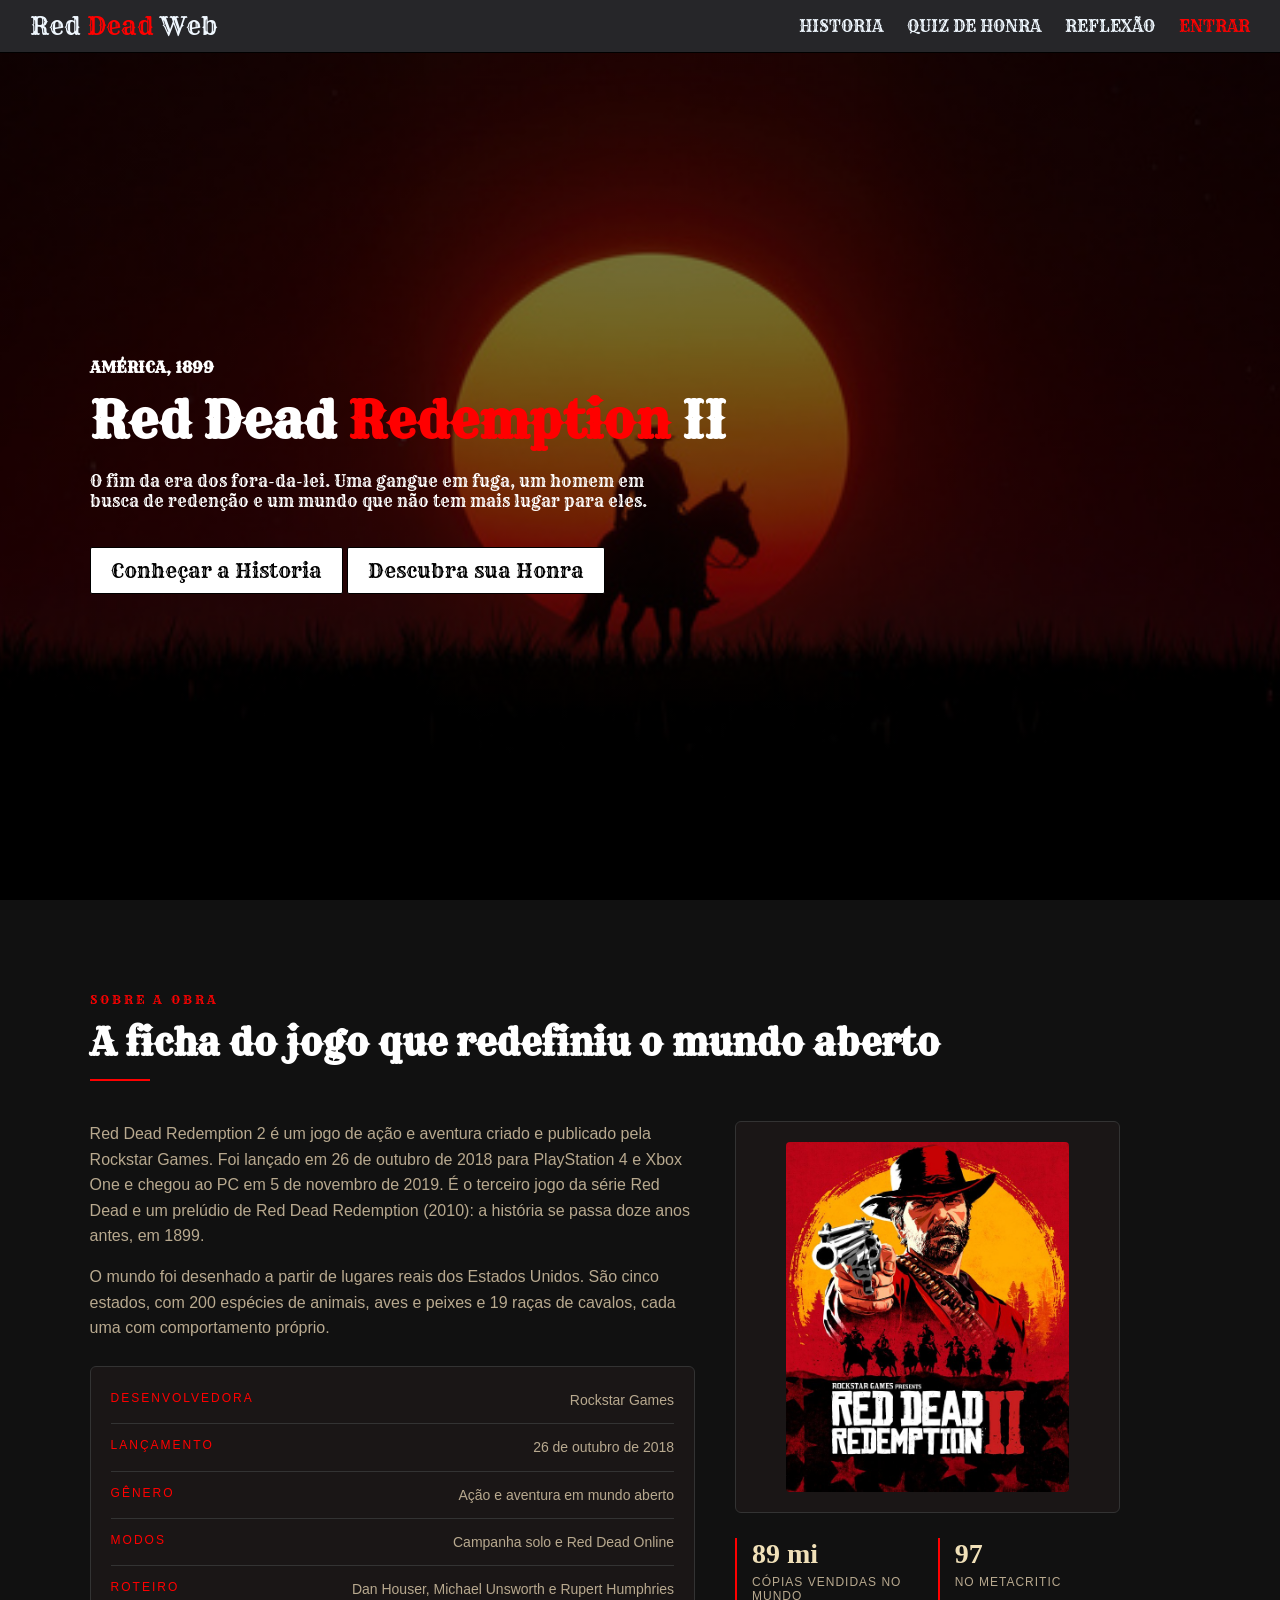
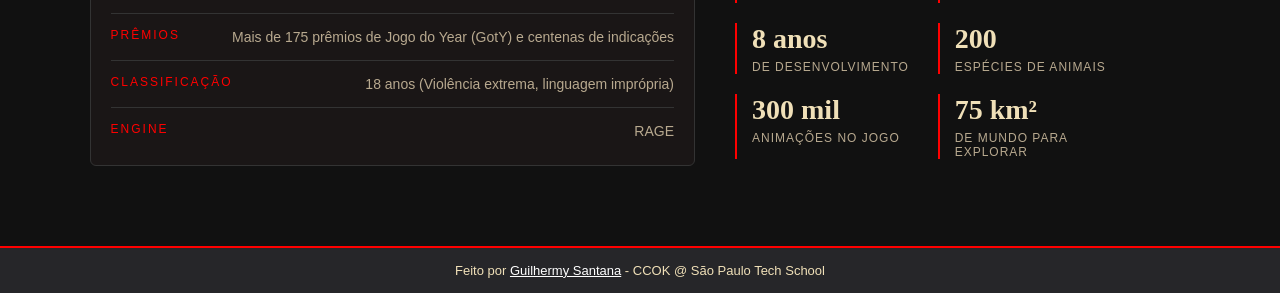
<file: public/index.html>
<!DOCTYPE html>
<html lang="pt-BR">

<head>
  <meta charset="UTF-8">
  <meta name="viewport" content="width=device-width, initial-scale=1.0">
  <title>Inicio</title>
  <link rel="stylesheet" href="css/style.css">
  <link rel="icon" type="image/png" href="assets/favicon.png">
  <link rel="preconnect" href="https://fonts.googleapis.com">
  <link rel="preconnect" href="https://fonts.gstatic.com" crossorigin>
  <link href="https://fonts.googleapis.com/css2?family=Rye&display=swap" rel="stylesheet">
</head>

<body>
  <header class="header">
    <section>
      <div class="logo">
        <a href="index.html">Red <span class="logo-red">Dead</span> Web</a>
      </div>
      <nav class="nav-links">
        <a href="tela_historia.html">HISTORIA</a>
        <a href="tela_quiz.html">QUIZ DE HONRA</a>
        <a href="tela_reflexao.html">REFLEXÃO</a>
        <a href="tela_login.html" class="entrar" id="linkPerfil">ENTRAR</a>
        <a href="#" class="entrar" id="linkSair" onclick="limparSessao()" style="display: none;">SAIR</a>
      </nav>
    </section>
  </header>

  <section class="section-content" id="inicio">
    <div class="hero">
      <h2>AMÉRICA, 1899</h2>
      <h1>Red Dead <span style="color: red;">Redemption</span> II</h1>
      <p>O fim da era dos fora-da-lei. Uma gangue em fuga, um homem em busca de redenção e um mundo que não tem mais
        lugar para eles.</p> <br>
      <a href="tela_historia.html" class="button">Conheçar a Historia</a>
      <a href="tela_quiz.html" class="button">Descubra sua Honra</a>
    </div>
  </section>

  <section class="section-sobre">

    <p class="rotulo">SOBRE A OBRA</p>
    <h2>A ficha do jogo que redefiniu o mundo aberto</h2>
    <div class="linha"></div>

    <div class="sobre">

      <div class="sobre-esquerda">
        <p>Red Dead Redemption 2 é um jogo de ação e aventura criado e publicado pela Rockstar Games. Foi lançado em 26
          de
          outubro de 2018 para PlayStation 4 e Xbox One e chegou ao PC em 5 de novembro de 2019. É o terceiro jogo da
          série Red Dead e um prelúdio de Red Dead Redemption (2010): a história se passa doze anos antes, em 1899.</p>

        <p>O mundo foi desenhado a partir de lugares reais dos Estados Unidos. São cinco estados, com 200 espécies de
          animais, aves e peixes e 19 raças de cavalos, cada uma com comportamento próprio.</p>

        <div class="ficha">
          <div class="ficha-item">
            <span class="ficha-titulo">DESENVOLVEDORA</span>
            <span class="ficha-valor">Rockstar Games</span>
          </div>
          <div class="ficha-item">
            <span class="ficha-titulo">LANÇAMENTO</span>
            <span class="ficha-valor">26 de outubro de 2018</span>
          </div>
          <div class="ficha-item">
            <span class="ficha-titulo">GÊNERO</span>
            <span class="ficha-valor">Ação e aventura em mundo aberto</span>
          </div>
          <div class="ficha-item">
            <span class="ficha-titulo">MODOS</span>
            <span class="ficha-valor">Campanha solo e Red Dead Online</span>
          </div>
          <div class="ficha-item">
            <span class="ficha-titulo">ROTEIRO</span>
            <span class="ficha-valor">Dan Houser, Michael Unsworth e Rupert Humphries</span>
          </div>
          <div class="ficha-item">
            <span class="ficha-titulo">PRÊMIOS</span>
            <span class="ficha-valor">Mais de 175 prêmios de Jogo do Year (GotY) e centenas de indicações</span>
          </div>
          <div class="ficha-item">
            <span class="ficha-titulo">CLASSIFICAÇÃO</span>
            <span class="ficha-valor">18 anos (Violência extrema, linguagem imprópria)</span>
          </div>
          <div class="ficha-item">
            <span class="ficha-titulo">ENGINE</span>
            <span class="ficha-valor">RAGE</span>
          </div>
        </div>
      </div>

      <div class="sobre-direita">

        <div class="capa">
          <img src="assets/capa.jpg" alt="Capa de Red Dead Redemption 2">
        </div>

        <div class="numeros">
          <div class="numero">
            <h3>89 mi</h3>
            <p>CÓPIAS VENDIDAS NO MUNDO</p>
          </div>
          <div class="numero">
            <h3>97</h3>
            <p>NO METACRITIC</p>
          </div>
          <div class="numero">
            <h3>8 anos</h3>
            <p>DE DESENVOLVIMENTO</p>
          </div>
          <div class="numero">
            <h3>200</h3>
            <p>ESPÉCIES DE ANIMAIS</p>
          </div>
          <div class="numero">
            <h3>300 mil</h3>
            <p>ANIMAÇÕES NO JOGO</p>
          </div>
          <div class="numero">
            <h3>75 km²</h3>
            <p>DE MUNDO PARA EXPLORAR</p>
          </div>
        </div>
      </div>
    </div>
  </section>

  <footer class="footer">
    <p>Feito por <a href="https://github.com/guilhermysantana" target="_blank">Guilhermy Santana</a> - CCOK @ São Paulo
      Tech School</p>
  </footer>
</body>
<script src="js/sessao.js"></script>

</html>
</file>
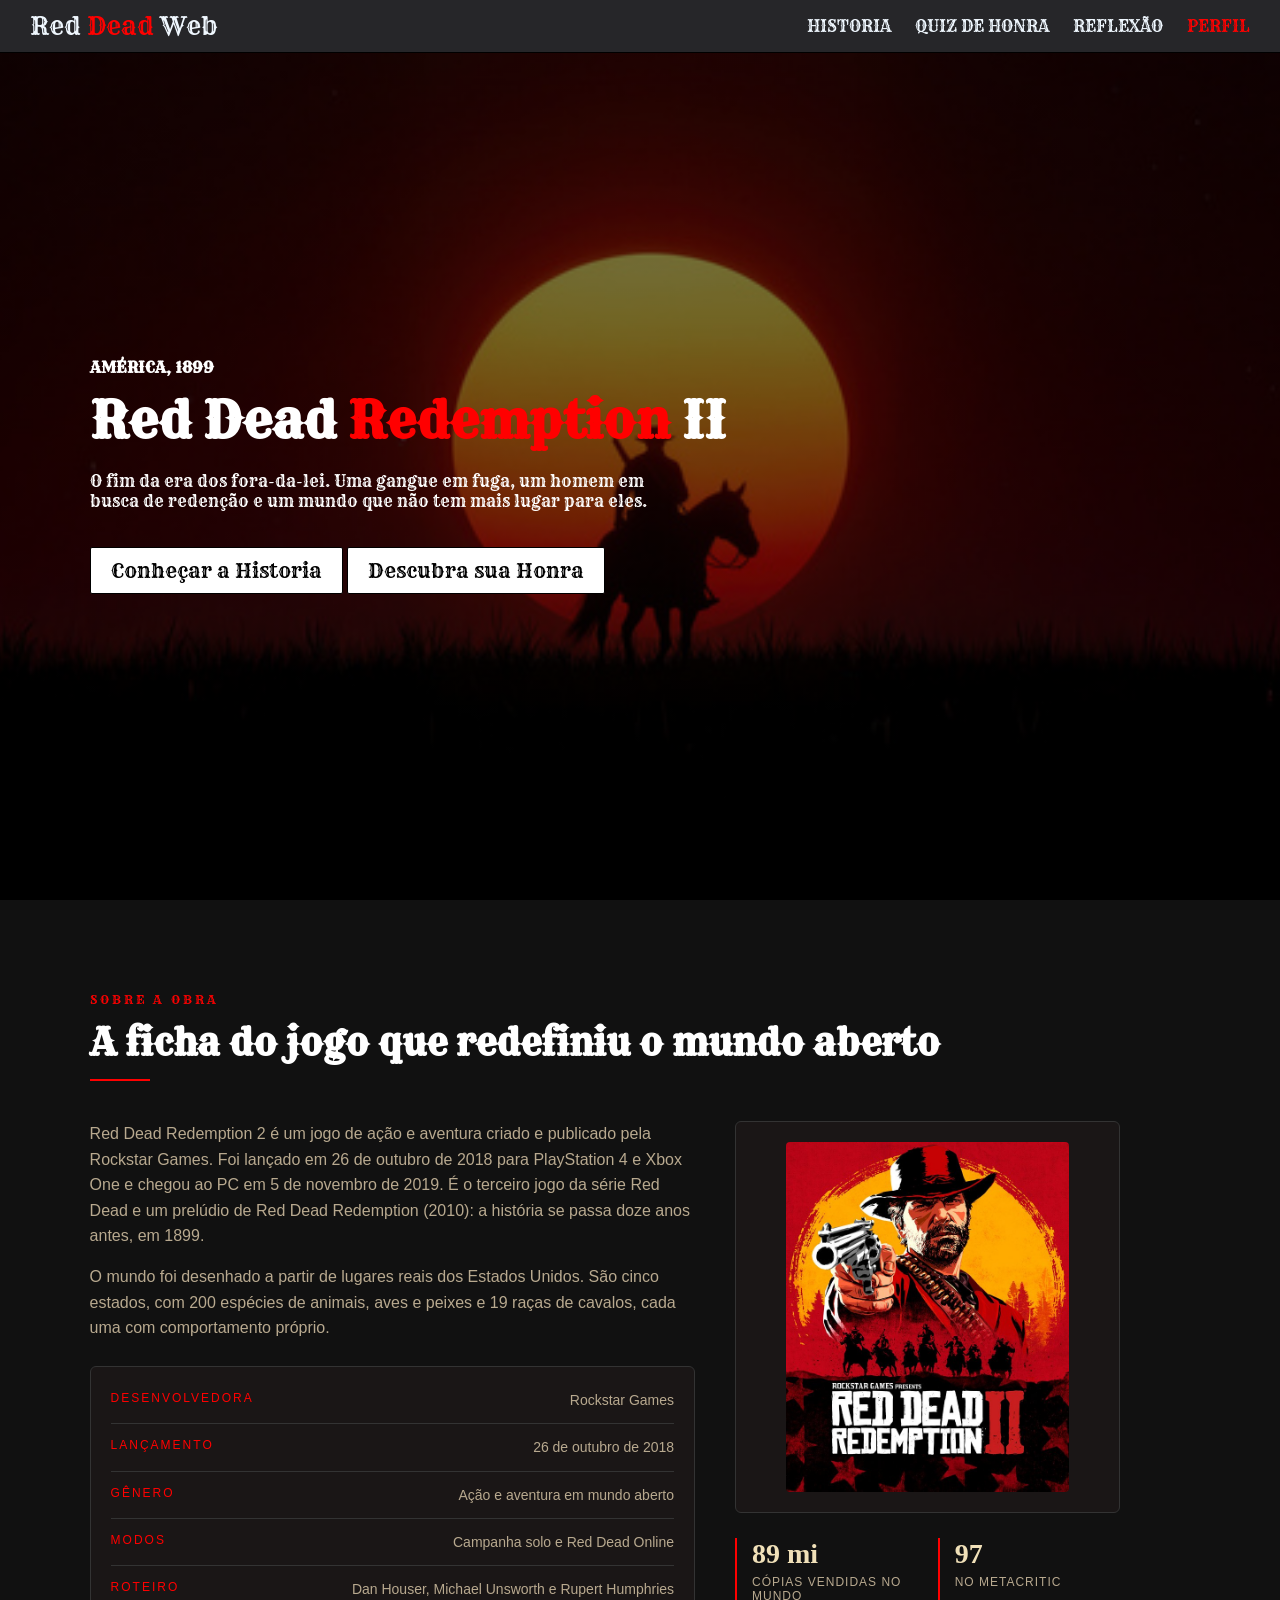
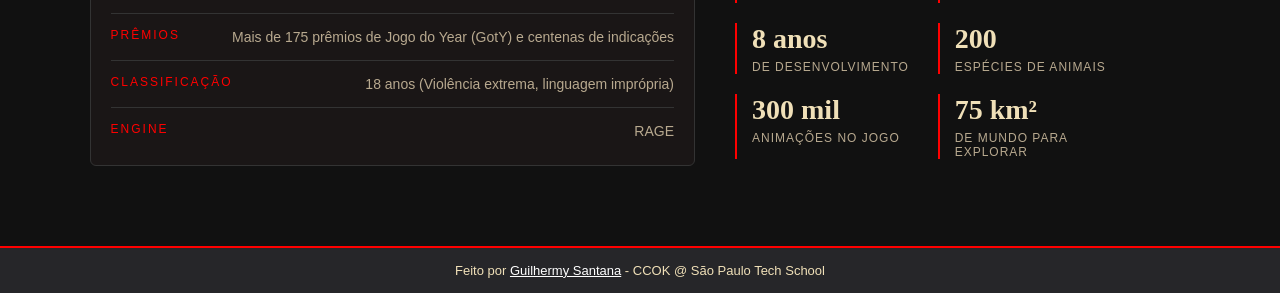
<file: html/inicio.html>
<!DOCTYPE html>
<html lang="pt-BR">

<head>
  <meta charset="UTF-8">
  <meta name="viewport" content="width=device-width, initial-scale=1.0">
  <title>Inicio</title>
  <link rel="stylesheet" href="../css/style.css">
  <link rel="icon" type="image/png" href="../img/favicon.png">
  <link rel="preconnect" href="https://fonts.googleapis.com">
  <link rel="preconnect" href="https://fonts.gstatic.com" crossorigin>
  <link href="https://fonts.googleapis.com/css2?family=Rye&display=swap" rel="stylesheet">
</head>

<body>
  <header class="header">
    <section>
      <div class="logo">
        <a href="../html/inicio.html">Red <span class="logo-red">Dead</span> Web</a>
      </div>
      <nav class="nav-links">
        <a href="../html/tela_historia.html">HISTORIA</a>
        <a href="#quiz">QUIZ DE HONRA</a>
        <a href="../html/tela_reflexao.html">REFLEXÃO</a>
        <a href="../html/tela_login.html" class="entrar">PERFIL</a>
      </nav>
    </section>
  </header>

  <section class="section-content" id="inicio">
    <div class="hero">
      <h2>AMÉRICA, 1899</h2>
      <h1>Red Dead <span style="color: red;">Redemption</span> II</h1>
      <p>O fim da era dos fora-da-lei. Uma gangue em fuga, um homem em busca de redenção e um mundo que não tem mais
        lugar para eles.</p> <br>
      <a href="../html/tela_historia.html" class="button">Conheçar a Historia</a>
      <a href="quiz.html" class="button">Descubra sua Honra</a>
    </div>
  </section>
</body>

<section class="section-sobre">

  <p class="rotulo">SOBRE A OBRA</p>
  <h2>A ficha do jogo que redefiniu o mundo aberto</h2>
  <div class="linha"></div>

  <div class="sobre">

    <div class="sobre-esquerda">
      <p>Red Dead Redemption 2 é um jogo de ação e aventura criado e publicado pela Rockstar Games. Foi lançado em 26 de
        outubro de 2018 para PlayStation 4 e Xbox One e chegou ao PC em 5 de novembro de 2019. É o terceiro jogo da
        série Red Dead e um prelúdio de Red Dead Redemption (2010): a história se passa doze anos antes, em 1899.</p>

      <p>O mundo foi desenhado a partir de lugares reais dos Estados Unidos. São cinco estados, com 200 espécies de
        animais, aves e peixes e 19 raças de cavalos, cada uma com comportamento próprio.</p>

      <div class="ficha">
        <div class="ficha-item">
          <span class="ficha-titulo">DESENVOLVEDORA</span>
          <span class="ficha-valor">Rockstar Games</span>
        </div>
        <div class="ficha-item">
          <span class="ficha-titulo">LANÇAMENTO</span>
          <span class="ficha-valor">26 de outubro de 2018</span>
        </div>
        <div class="ficha-item">
          <span class="ficha-titulo">GÊNERO</span>
          <span class="ficha-valor">Ação e aventura em mundo aberto</span>
        </div>
        <div class="ficha-item">
          <span class="ficha-titulo">MODOS</span>
          <span class="ficha-valor">Campanha solo e Red Dead Online</span>
        </div>
        <div class="ficha-item">
          <span class="ficha-titulo">ROTEIRO</span>
          <span class="ficha-valor">Dan Houser, Michael Unsworth e Rupert Humphries</span>
        </div>
        <div class="ficha-item">
          <span class="ficha-titulo">PRÊMIOS</span>
          <span class="ficha-valor">Mais de 175 prêmios de Jogo do Year (GotY) e centenas de indicações</span>
        </div>
        <div class="ficha-item">
          <span class="ficha-titulo">CLASSIFICAÇÃO</span>
          <span class="ficha-valor">18 anos (Violência extrema, linguagem imprópria)</span>
        </div>
        <div class="ficha-item">
          <span class="ficha-titulo">ENGINE</span>
          <span class="ficha-valor">RAGE</span>
        </div>
      </div>
    </div>

    <div class="sobre-direita">

      <div class="capa">
        <img src="../img/capa.jpg" alt="Capa de Red Dead Redemption 2">
      </div>

      <div class="numeros">
        <div class="numero">
          <h3>89 mi</h3>
          <p>CÓPIAS VENDIDAS NO MUNDO</p>
        </div>
        <div class="numero">
          <h3>97</h3>
          <p>NO METACRITIC</p>
        </div>
        <div class="numero">
          <h3>8 anos</h3>
          <p>DE DESENVOLVIMENTO</p>
        </div>
        <div class="numero">
          <h3>200</h3>
          <p>ESPÉCIES DE ANIMAIS</p>
        </div>
        <div class="numero">
          <h3>300 mil</h3>
          <p>ANIMAÇÕES NO JOGO</p>
        </div>
        <div class="numero">
          <h3>75 km²</h3>
          <p>DE MUNDO PARA EXPLORAR</p>
        </div>
      </div>
    </div>
  </div>
</section>

<footer class="footer">
  <p>Feito por <a href="https://github.com/guilhermysantana" target="_blank">Guilhermy Santana</a> - CCOK @ São Paulo Tech School</p>
</footer>

</html>
</file>
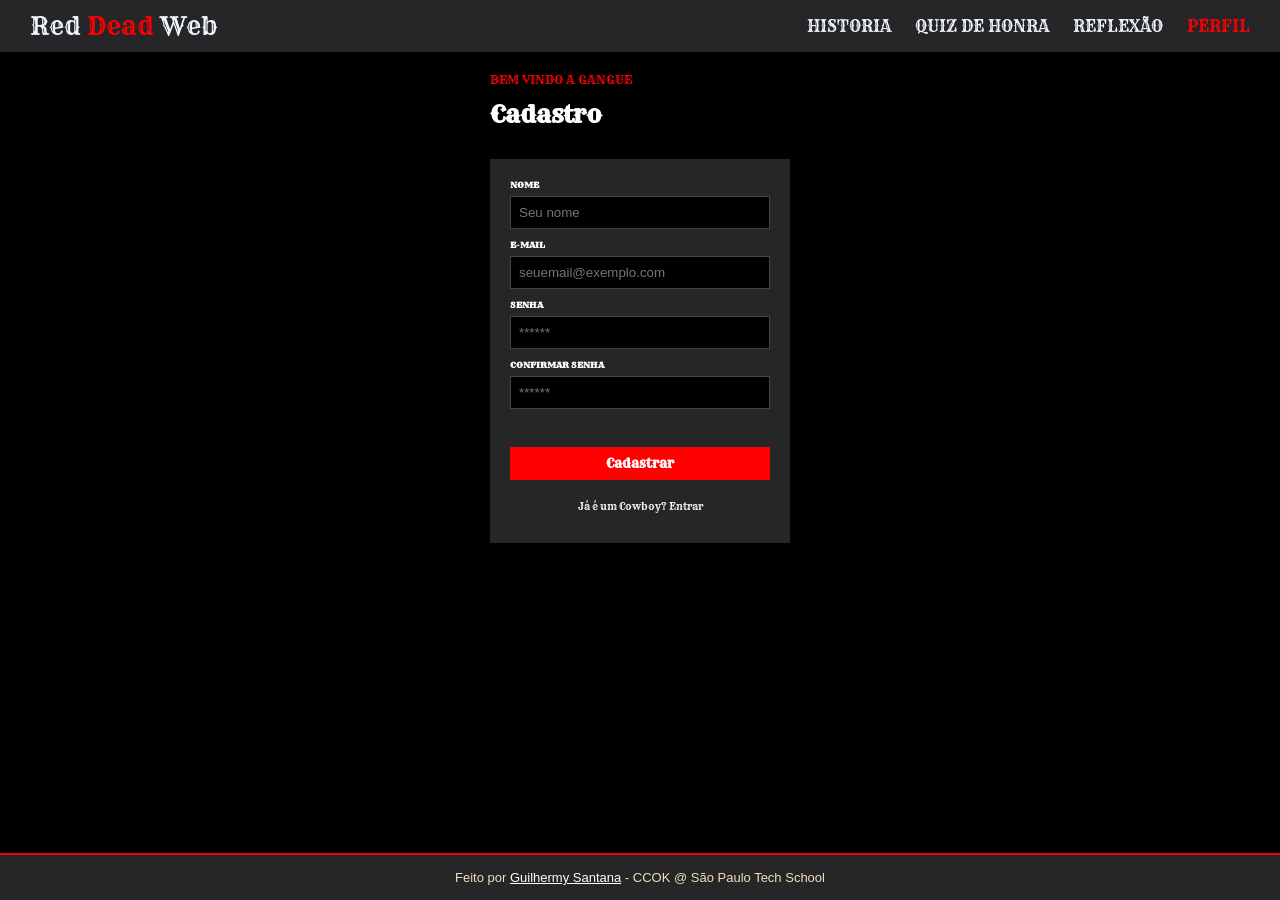
<file: html/tela_cadastro.html>
<!DOCTYPE html>
<html lang="en">

<head>
    <meta charset="UTF-8">
    <meta name="viewport" content="width=device-width, initial-scale=1.0">
    <title>Cadastro</title>
    <link rel="stylesheet" href="../css/style.css">
    <link rel="icon" type="image/png" href="../img/favicon.png">
    <link rel="preconnect" href="https://fonts.googleapis.com">
    <link rel="preconnect" href="https://fonts.gstatic.com" crossorigin>
    <link href="https://fonts.googleapis.com/css2?family=Rye&display=swap" rel="stylesheet">
    <link
        href="https://fonts.googleapis.com/css2?family=Open+Sans:ital,wght@0,300..800;1,300..800&family=Rye&display=swap"
        rel="stylesheet">
</head>

<body>
    <header class="header">
        <section>
            <div class="logo">
                <a href="../html/index.html">Red <span class="logo-red">Dead</span> Web</a>
            </div>
            <nav class="nav-links">
                <a href="../html/tela_historia.html">HISTORIA</a>
                <a href="#quiz">QUIZ DE HONRA</a>
                <a href="../html/tela_reflexao.html">REFLEXÃO</a>
                <a href="../html/tela_login.html" class="entrar">PERFIL</a>
            </nav>
        </section>
    </header>

    <div class="cadastro">
        <p class="subtitulo-cadastro">BEM VINDO A GANGUE</p>
        <h1>Cadastro</h1>

        <div class="caixa">
            <label for="ipt_nome">NOME</label>
            <input type="text" id="ipt_nome" placeholder="Seu nome">
            <p id="erro_nome"></p>

            <label for="ipt_email">E-MAIL</label>
            <input type="text" id="ipt_email" placeholder="seuemail@exemplo.com">
            <p id="erro_email"></p>

            <label for="ipt_senha">SENHA</label>
            <input onkeyup="senha()" type="password" id="ipt_senha" placeholder="******">
            <p id="erro_senha"></p>

            <label for="ipt_confSenha">CONFIRMAR SENHA</label>
            <input type="password" id="ipt_confSenha" placeholder="******">
            <p id="erro_confsenha"></p>

            <label for="regra_senha" class="regra_senha">
                <p id="regraTamanho"></p>
                <p id="regraNumero"></p>
                <p id="regraMinuscula"></p>
                <p id="regraMaiuscula"></p>
                <p id="regraEspecial"></p>
            </label>

            <br><button onclick="cadastrar()" class="button-cadastrar">Cadastrar</button>
            <p id="erro_confsenhaButton"></p>
            <p class="link-entrar">
                Já é um Cowboy? <a href="tela_login.html" class="entrar">Entrar</a>
            </p>
        </div>
    </div>
</body>

<script src="../js/cadastro.js"></script>
<footer class="footer">
    <p>Feito por <a href="https://github.com/guilhermysantana" target="_blank">Guilhermy Santana</a> - CCOK @ São Paulo
        Tech School</p>
</footer>

</html>
</file>
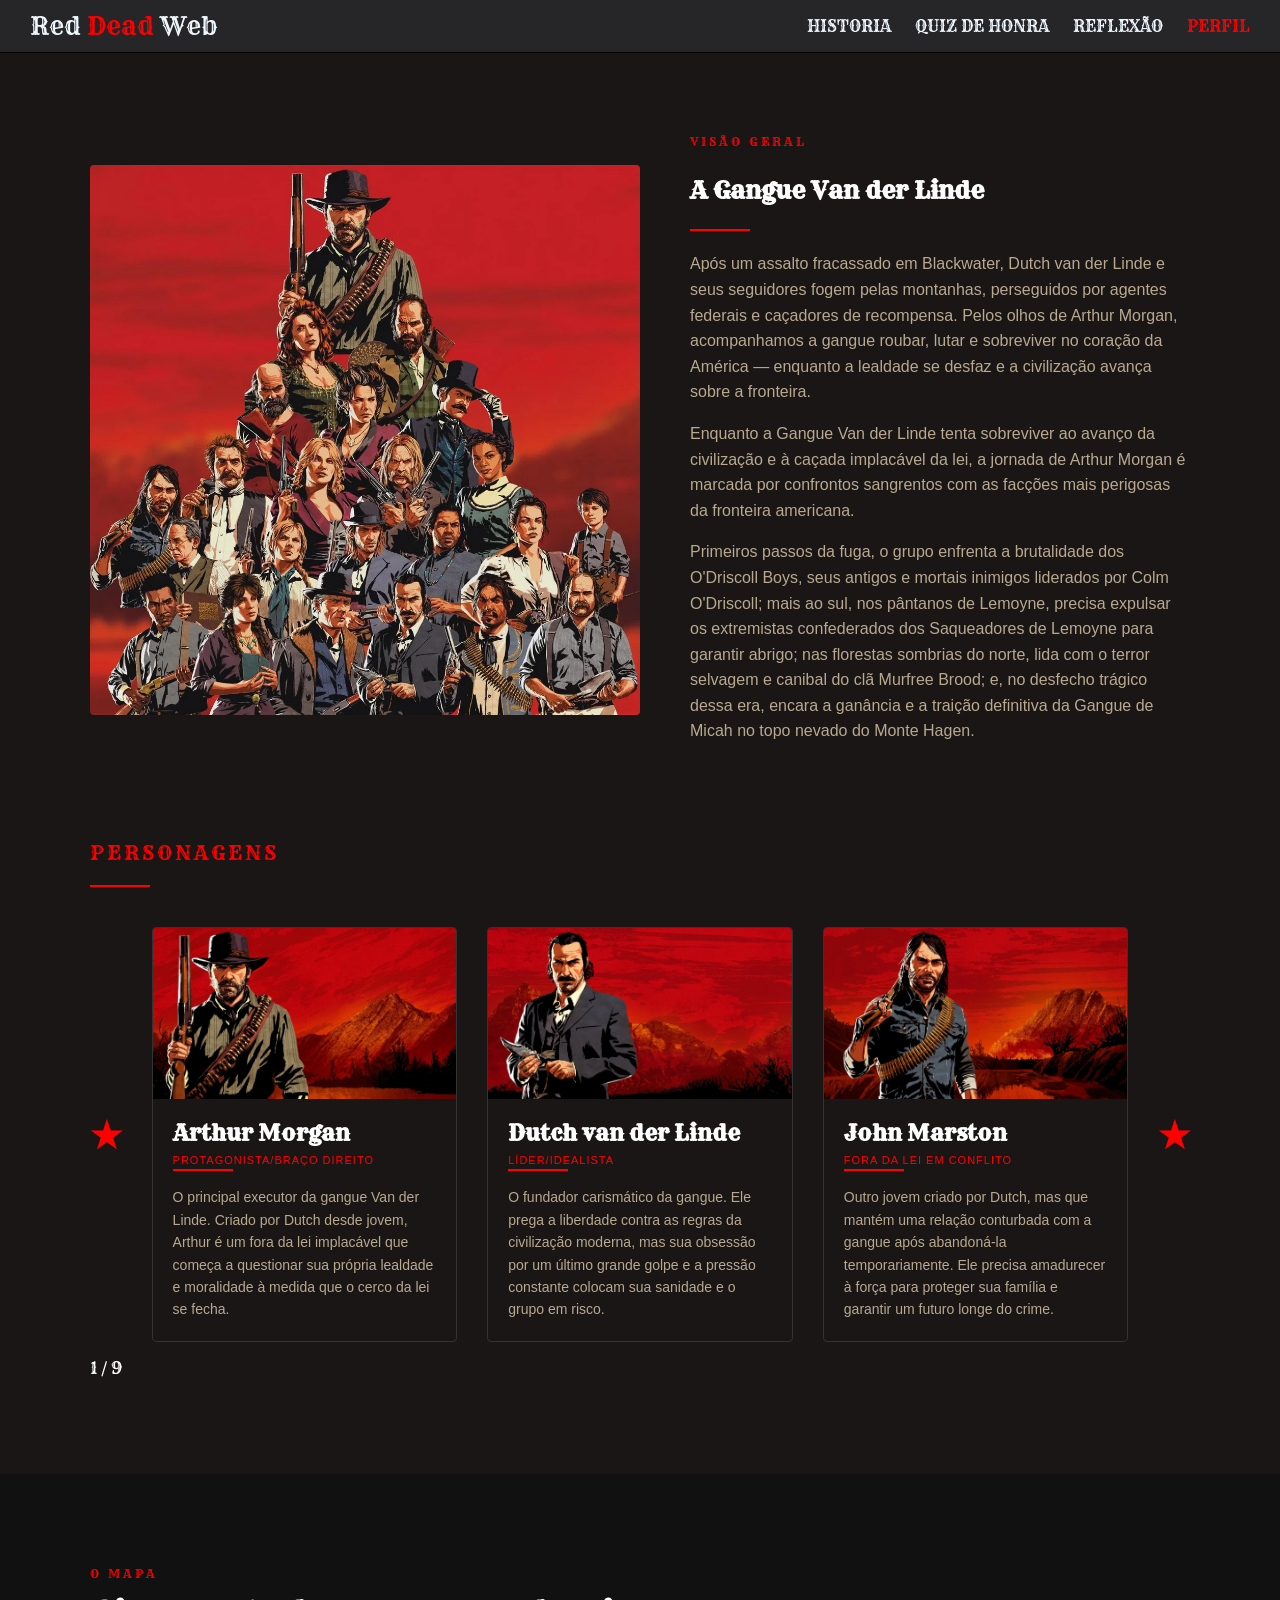
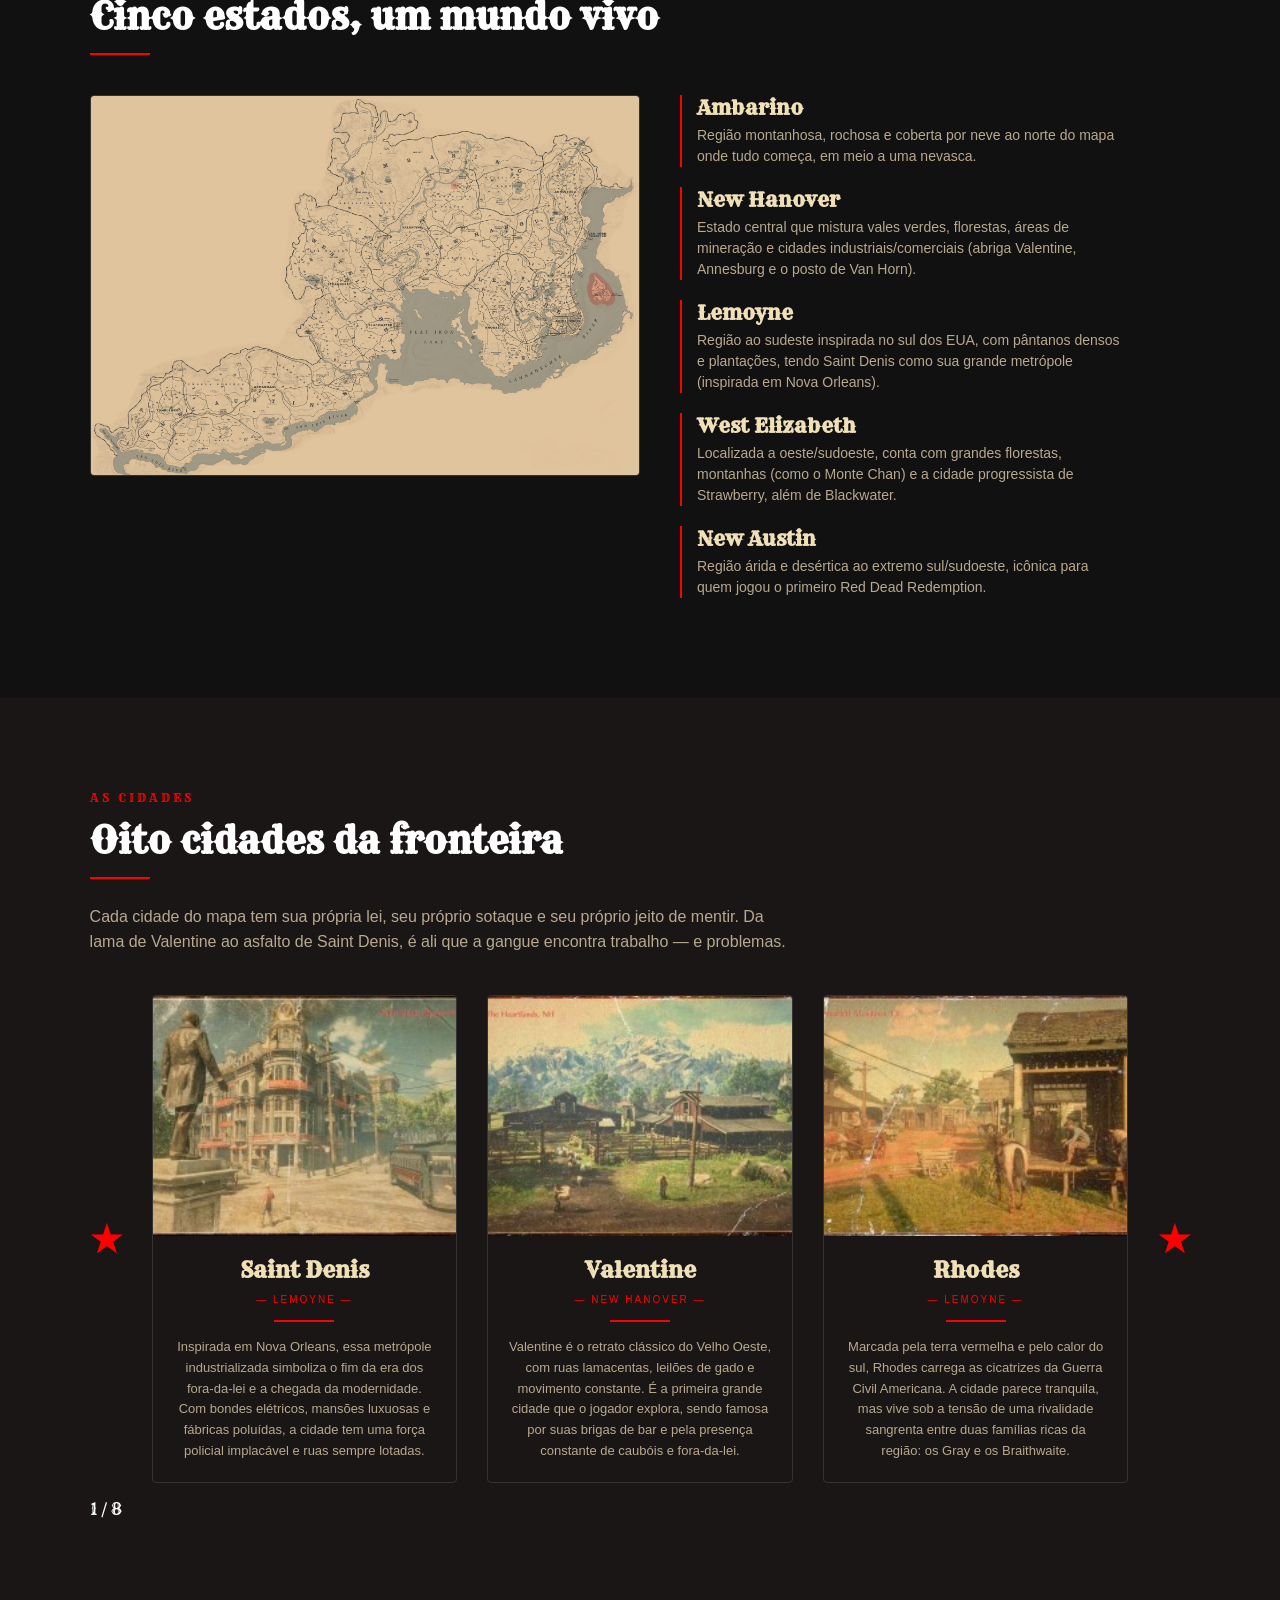
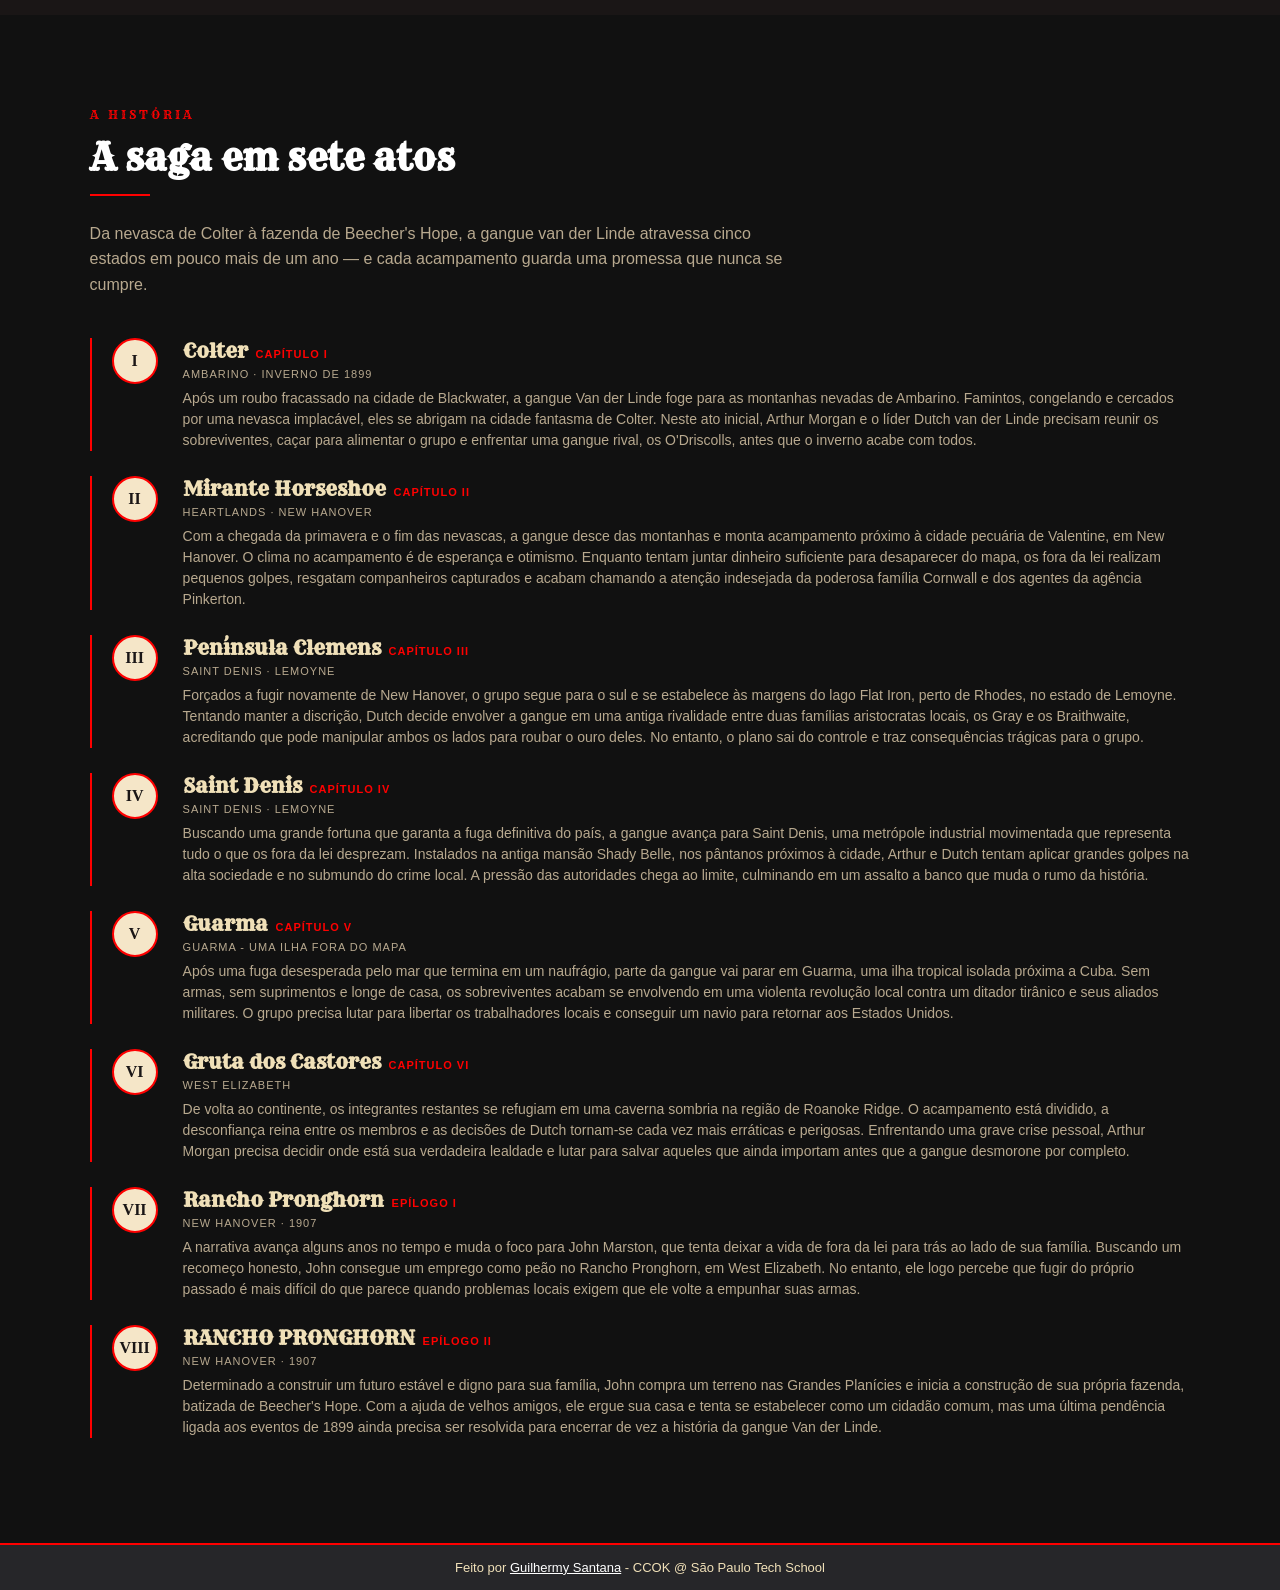
<file: html/tela_historia.html>
<!DOCTYPE html>
<html lang="en">

<head>
    <meta charset="UTF-8">
    <meta name="viewport" content="width=device-width, initial-scale=1.0">
    <title>Historia</title>
    <link rel="icon" type="image/png" href="../img/favicon.png">
    <link rel="preconnect" href="https://fonts.googleapis.com">
    <link rel="preconnect" href="https://fonts.gstatic.com" crossorigin>
    <link href="https://fonts.googleapis.com/css2?family=Rye&display=swap" rel="stylesheet">
    <link
        href="https://fonts.googleapis.com/css2?family=Open+Sans:ital,wght@0,300..800;1,300..800&family=Rye&display=swap"
        rel="stylesheet">
    <link rel="stylesheet" href="../css/style.css">
</head>

<body>
    <header class="header">
        <section>
            <div class="logo">
                <a href="../html/index.html">Red <span class="logo-red">Dead</span> Web</a>
            </div>
            <nav class="nav-links">
                <a href="../html/tela_historia.html">HISTORIA</a>
                <a href="#quiz">QUIZ DE HONRA</a>
                <a href="../html/tela_reflexao.html">REFLEXÃO</a>
                <a href="../html/tela_login.html" class="entrar">PERFIL</a>
            </nav>
        </section>
    </header>
    <section class="section-personagens">

        <div class="gangue">
            <img src="../img/gangue.webp" alt="Gangue Van der Linde">

            <div class="gangue-texto">
                <p class="rotulo">VISÃO GERAL</p>
                <h2>A Gangue Van der Linde</h2>
                <div class="linha"></div>

                <p>Após um assalto fracassado em Blackwater, Dutch van der Linde e seus seguidores fogem pelas
                    montanhas, perseguidos por agentes federais e caçadores de recompensa. Pelos olhos de Arthur Morgan,
                    acompanhamos a gangue roubar, lutar e sobreviver no coração da América — enquanto a lealdade se
                    desfaz e a civilização avança sobre a fronteira.</p>
                <p>Enquanto a Gangue Van der Linde tenta sobreviver ao avanço da civilização e à caçada implacável da
                    lei, a jornada de Arthur Morgan é marcada por confrontos sangrentos com as facções mais perigosas da
                    fronteira americana. </p>
                <p>Primeiros passos da fuga, o grupo enfrenta a brutalidade dos O'Driscoll Boys, seus antigos e mortais
                    inimigos liderados por Colm O'Driscoll; mais ao sul, nos pântanos de Lemoyne, precisa expulsar os
                    extremistas confederados dos Saqueadores de Lemoyne para garantir abrigo; nas florestas sombrias do
                    norte, lida com o terror selvagem e canibal do clã Murfree Brood; e, no desfecho trágico dessa era,
                    encara a ganância e a traição definitiva da Gangue de Micah no topo nevado do Monte Hagen.</p>
            </div>
        </div>

        <div class="personagens">
            <p class="rotulo">PERSONAGENS</p>
            <div class="linha"></div>

            <div class="carrossel-personagens">
                <button class="seta" onclick="anterior()">★</button>

                <div class="card">
                    <img id="imgPersonagem1" src="" alt="">
                    <div class="card-texto">
                        <h3 id="nomePersonagem1"></h3>
                        <p class="funcao" id="funcaoPersonagem1"></p>
                        <div class="linha"></div>
                        <p id="textoPersonagem1"></p>
                    </div>
                </div>

                <div class="card">
                    <img id="imgPersonagem2" src="" alt="">
                    <div class="card-texto">
                        <h3 id="nomePersonagem2"></h3>
                        <p class="funcao" id="funcaoPersonagem2"></p>
                        <div class="linha"></div>
                        <p id="textoPersonagem2"></p>
                    </div>
                </div>

                <div class="card">
                    <img id="imgPersonagem3" src="" alt="">
                    <div class="card-texto">
                        <h3 id="nomePersonagem3"></h3>
                        <p class="funcao" id="funcaoPersonagem3"></p>
                        <div class="linha"></div>
                        <p id="textoPersonagem3"></p>
                    </div>
                </div>

                <button class="seta" onclick="proximo()">★</button>
            </div>

            <div class="contador">
                <p id="contador"></p>
            </div>
        </div>
    </section>

    <section class="section-mapa">

        <p class="rotulo">O MAPA</p>
        <h2>Cinco estados, um mundo vivo</h2>
        <div class="linha"></div>

        <div class="mapa">
            <img src="../img/mapa_rdd2.jpeg" alt="Mapa de Red Dead Redemption 2">

            <div class="lista-estados">

                <div class="estado">
                    <h3>Ambarino</h3>
                    <p>Região montanhosa, rochosa e coberta por neve ao norte do mapa onde tudo começa, em meio a uma
                        nevasca.</p>
                </div>

                <div class="estado">
                    <h3>New Hanover</h3>
                    <p>Estado central que mistura vales verdes, florestas, áreas de mineração e cidades
                        industriais/comerciais (abriga Valentine, Annesburg e o posto de Van Horn). </p>
                </div>

                <div class="estado">
                    <h3>Lemoyne</h3>
                    <p>Região ao sudeste inspirada no sul dos EUA, com pântanos densos e plantações, tendo Saint Denis
                        como sua grande metrópole (inspirada em Nova Orleans). </p>
                </div>

                <div class="estado">
                    <h3>West Elizabeth</h3>
                    <p>Localizada a oeste/sudoeste, conta com grandes florestas, montanhas (como o Monte Chan) e a
                        cidade progressista de Strawberry, além de Blackwater. </p>
                </div>

                <div class="estado">
                    <h3>New Austin</h3>
                    <p>Região árida e desértica ao extremo sul/sudoeste, icônica para quem jogou o primeiro Red Dead
                        Redemption.</p>
                </div>

            </div>
        </div>
    </section>

    <section class="section-cidades">
        <p class="rotulo">AS CIDADES</p>
        <h2>Oito cidades da fronteira</h2>
        <div class="linha"></div>

        <p class="intro">Cada cidade do mapa tem sua própria lei, seu próprio sotaque e seu próprio jeito de mentir. Da
            lama de Valentine ao asfalto de Saint Denis, é ali que a gangue encontra trabalho — e problemas.</p>

        <div class="carrossel-cidades">
            <button class="seta" onclick="anteriorCidade()">★</button>

            <div class="cidade">
                <img id="imgCidade1" src="" alt="">
                <div class="cidade-texto">
                    <h3 id="nomeCidade1"></h3>
                    <p class="estado-cidade" id="estadoCidade1"></p>
                    <div class="linha"></div>
                    <p id="textoCidade1"></p>
                </div>
            </div>

            <div class="cidade">
                <img id="imgCidade2" src="" alt="">
                <div class="cidade-texto">
                    <h3 id="nomeCidade2"></h3>
                    <p class="estado-cidade" id="estadoCidade2"></p>
                    <div class="linha"></div>
                    <p id="textoCidade2"></p>
                </div>
            </div>

            <div class="cidade">
                <img id="imgCidade3" src="" alt="">
                <div class="cidade-texto">
                    <h3 id="nomeCidade3"></h3>
                    <p class="estado-cidade" id="estadoCidade3"></p>
                    <div class="linha"></div>
                    <p id="textoCidade3"></p>
                </div>
            </div>

            <button class="seta" onclick="proximaCidade()">★</button>
        </div>

        <div class="contador">
            <p id="contadorCidades"></p>
        </div>
    </section>
    <script src="../js/historia.js"></script>

    <section class="section-historia">

        <p class="rotulo">A HISTÓRIA</p>
        <h2>A saga em sete atos</h2>
        <div class="linha"></div>

        <p class="intro">Da nevasca de Colter à fazenda de Beecher's Hope, a gangue van der Linde atravessa cinco
            estados em pouco mais de um ano — e cada acampamento guarda uma promessa que nunca se cumpre.</p>

        <div class="lista-capitulos">

            <div class="capitulo">
                <div class="circulo">I</div>
                <div class="capitulo-texto">
                    <h3>Colter<span class="cap-numero">CAPÍTULO I</span></h3>
                    <p class="local">AMBARINO · INVERNO DE 1899</p>
                    <p class="resumo">Após um roubo fracassado na cidade de Blackwater, a gangue Van der Linde foge para
                        as montanhas nevadas de Ambarino. Famintos, congelando e cercados por uma nevasca implacável,
                        eles se abrigam na cidade fantasma de Colter. Neste ato inicial, Arthur Morgan e o líder Dutch
                        van der Linde precisam reunir os sobreviventes, caçar para alimentar o grupo e enfrentar uma
                        gangue rival, os O'Driscolls, antes que o inverno acabe com todos.</p>
                </div>
            </div>

            <div class="capitulo">
                <div class="circulo">II</div>
                <div class="capitulo-texto">
                    <h3>Mirante Horseshoe<span class="cap-numero">CAPÍTULO II</span></h3>
                    <p class="local">HEARTLANDS · NEW HANOVER</p>
                    <p class="resumo">Com a chegada da primavera e o fim das nevascas, a gangue desce das montanhas e
                        monta acampamento próximo à cidade pecuária de Valentine, em New Hanover. O clima no acampamento
                        é de esperança e otimismo. Enquanto tentam juntar dinheiro suficiente para desaparecer do mapa,
                        os fora da lei realizam pequenos golpes, resgatam companheiros capturados e acabam chamando a
                        atenção indesejada da poderosa família Cornwall e dos agentes da agência Pinkerton.</p>
                </div>
            </div>

            <div class="capitulo">
                <div class="circulo">III</div>
                <div class="capitulo-texto">
                    <h3>Península Clemens<span class="cap-numero">CAPÍTULO III</span></h3>
                    <p class="local">SAINT DENIS · LEMOYNE</p>
                    <p class="resumo">Forçados a fugir novamente de New Hanover, o grupo segue para o sul e se
                        estabelece às margens do lago Flat Iron, perto de Rhodes, no estado de Lemoyne. Tentando manter
                        a discrição, Dutch decide envolver a gangue em uma antiga rivalidade entre duas famílias
                        aristocratas locais, os Gray e os Braithwaite, acreditando que pode manipular ambos os lados
                        para roubar o ouro deles. No entanto, o plano sai do controle e traz consequências trágicas para
                        o grupo.</p>
                </div>
            </div>

            <div class="capitulo">
                <div class="circulo">IV</div>
                <div class="capitulo-texto">
                    <h3>Saint Denis<span class="cap-numero">CAPÍTULO IV</span></h3>
                    <p class="local">SAINT DENIS · LEMOYNE</p>
                    <p class="resumo">Buscando uma grande fortuna que garanta a fuga definitiva do país, a gangue avança
                        para Saint Denis, uma metrópole industrial movimentada que representa tudo o que os fora da lei
                        desprezam. Instalados na antiga mansão Shady Belle, nos pântanos próximos à cidade, Arthur e
                        Dutch tentam aplicar grandes golpes na alta sociedade e no submundo do crime local. A pressão
                        das autoridades chega ao limite, culminando em um assalto a banco que muda o rumo da história.
                    </p>
                </div>
            </div>

            <div class="capitulo">
                <div class="circulo">V</div>
                <div class="capitulo-texto">
                    <h3>Guarma<span class="cap-numero">CAPÍTULO V</span></h3>
                    <p class="local">GUARMA - UMA ILHA FORA DO MAPA</p>
                    <p class="resumo">Após uma fuga desesperada pelo mar que termina em um naufrágio, parte da gangue
                        vai parar em Guarma, uma ilha tropical isolada próxima a Cuba. Sem armas, sem suprimentos e
                        longe de casa, os sobreviventes acabam se envolvendo em uma violenta revolução local contra um
                        ditador tirânico e seus aliados militares. O grupo precisa lutar para libertar os trabalhadores
                        locais e conseguir um navio para retornar aos Estados Unidos.</p>
                </div>
            </div>

            <div class="capitulo">
                <div class="circulo">VI</div>
                <div class="capitulo-texto">
                    <h3>Gruta dos Castores<span class="cap-numero">CAPÍTULO VI</span></h3>
                    <p class="local">WEST ELIZABETH</p>
                    <p class="resumo">De volta ao continente, os integrantes restantes se refugiam em uma caverna
                        sombria na região de Roanoke Ridge. O acampamento está dividido, a desconfiança reina entre os
                        membros e as decisões de Dutch tornam-se cada vez mais erráticas e perigosas. Enfrentando uma
                        grave crise pessoal, Arthur Morgan precisa decidir onde está sua verdadeira lealdade e lutar
                        para salvar aqueles que ainda importam antes que a gangue desmorone por completo.</p>
                </div>
            </div>

            <div class="capitulo">
                <div class="circulo">VII</div>
                <div class="capitulo-texto">
                    <h3>Rancho Pronghorn<span class="cap-numero">EPÍLOGO I</span></h3>
                    <p class="local">NEW HANOVER · 1907</p>
                    <p class="resumo">A narrativa avança alguns anos no tempo e muda o foco para John Marston, que tenta
                        deixar a vida de fora da lei para trás ao lado de sua família. Buscando um recomeço honesto,
                        John consegue um emprego como peão no Rancho Pronghorn, em West Elizabeth. No entanto, ele logo
                        percebe que fugir do próprio passado é mais difícil do que parece quando problemas locais exigem
                        que ele volte a empunhar suas armas.</p>
                </div>
            </div>

            <div class="capitulo">
                <div class="circulo">VIII</div>
                <div class="capitulo-texto">
                    <h3>RANCHO PRONGHORN<span class="cap-numero">EPÍLOGO II</span></h3>
                    <p class="local">NEW HANOVER · 1907</p>
                    <p class="resumo">Determinado a construir um futuro estável e digno para sua família, John compra um
                        terreno nas Grandes Planícies e inicia a construção de sua própria fazenda, batizada de
                        Beecher's Hope. Com a ajuda de velhos amigos, ele ergue sua casa e tenta se estabelecer como um
                        cidadão comum, mas uma última pendência ligada aos eventos de 1899 ainda precisa ser resolvida
                        para encerrar de vez a história da gangue Van der Linde.</p>
                </div>
            </div>

        </div>

    </section>

    <footer class="footer">
        <p>Feito por <a href="https://github.com/guilhermysantana" target="_blank">Guilhermy Santana</a> - CCOK @ São
            Paulo Tech School</p>
    </footer>

</body>

</html>
</file>
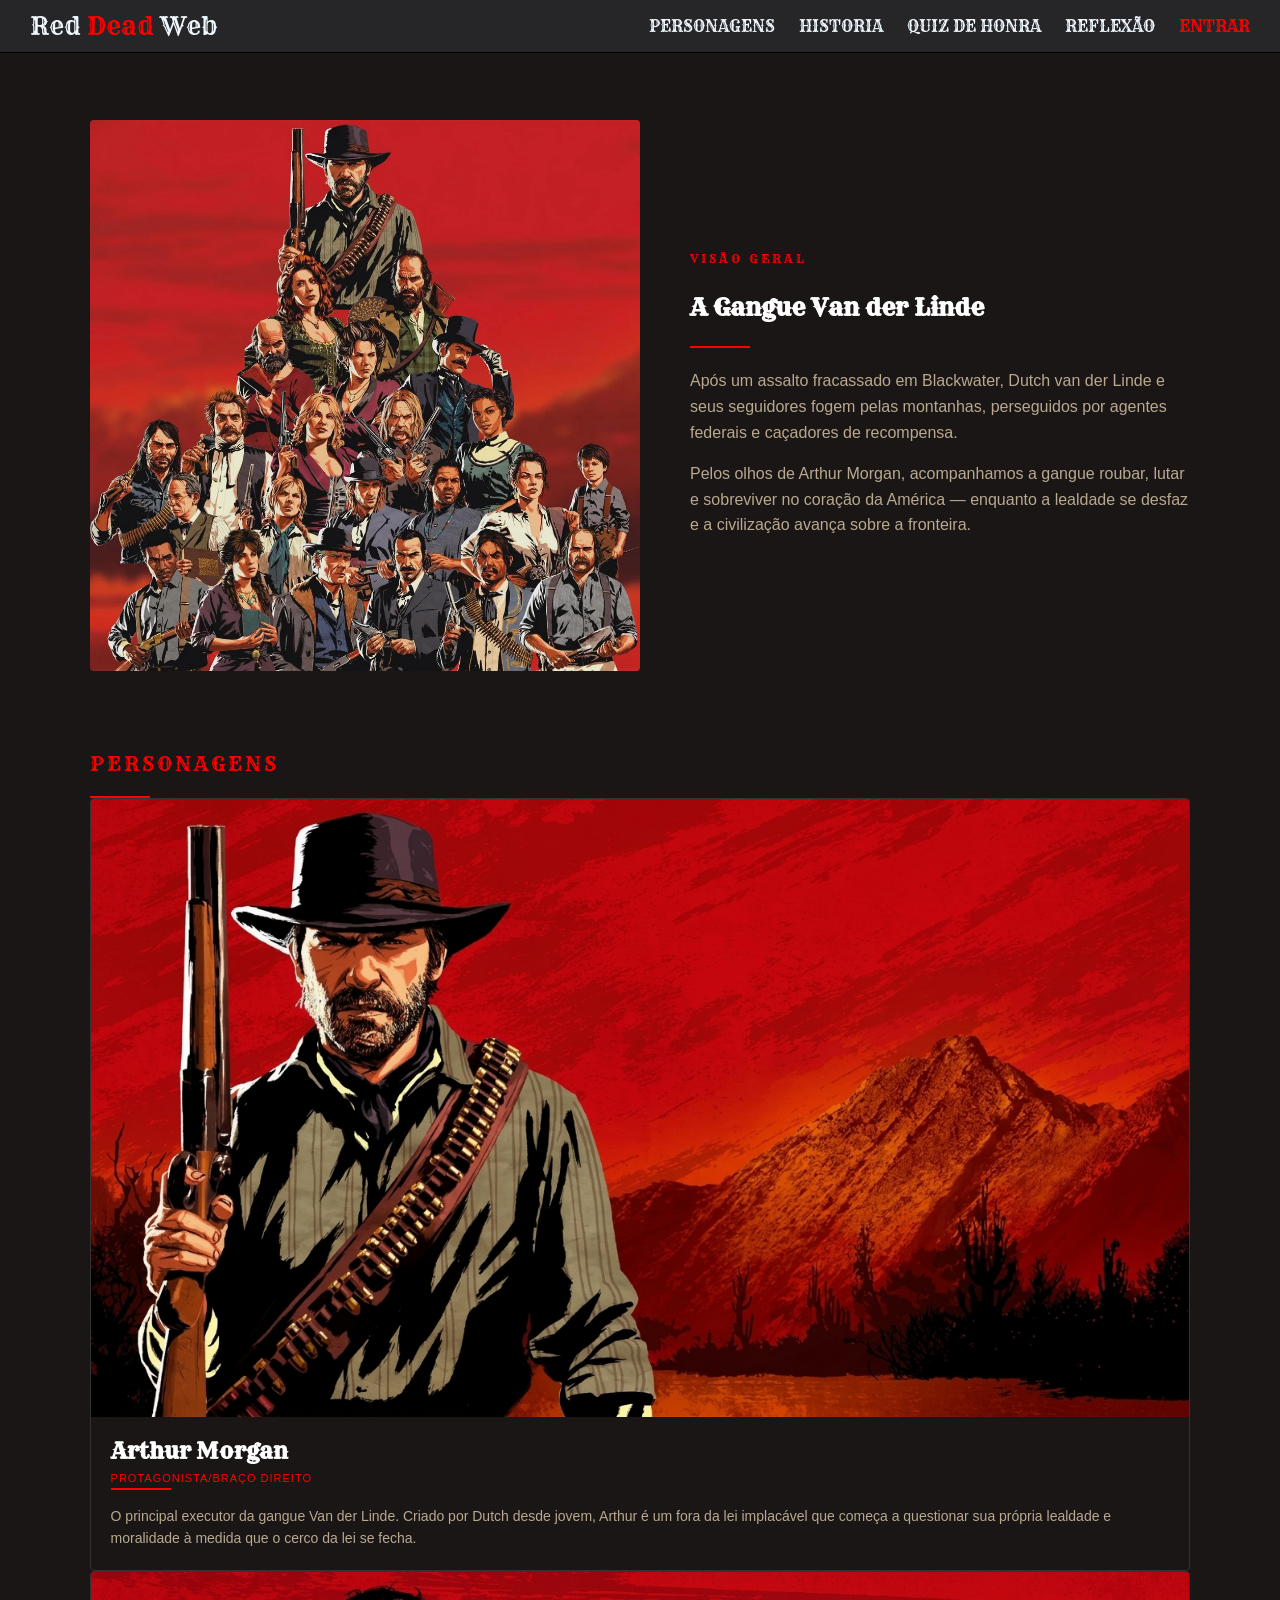
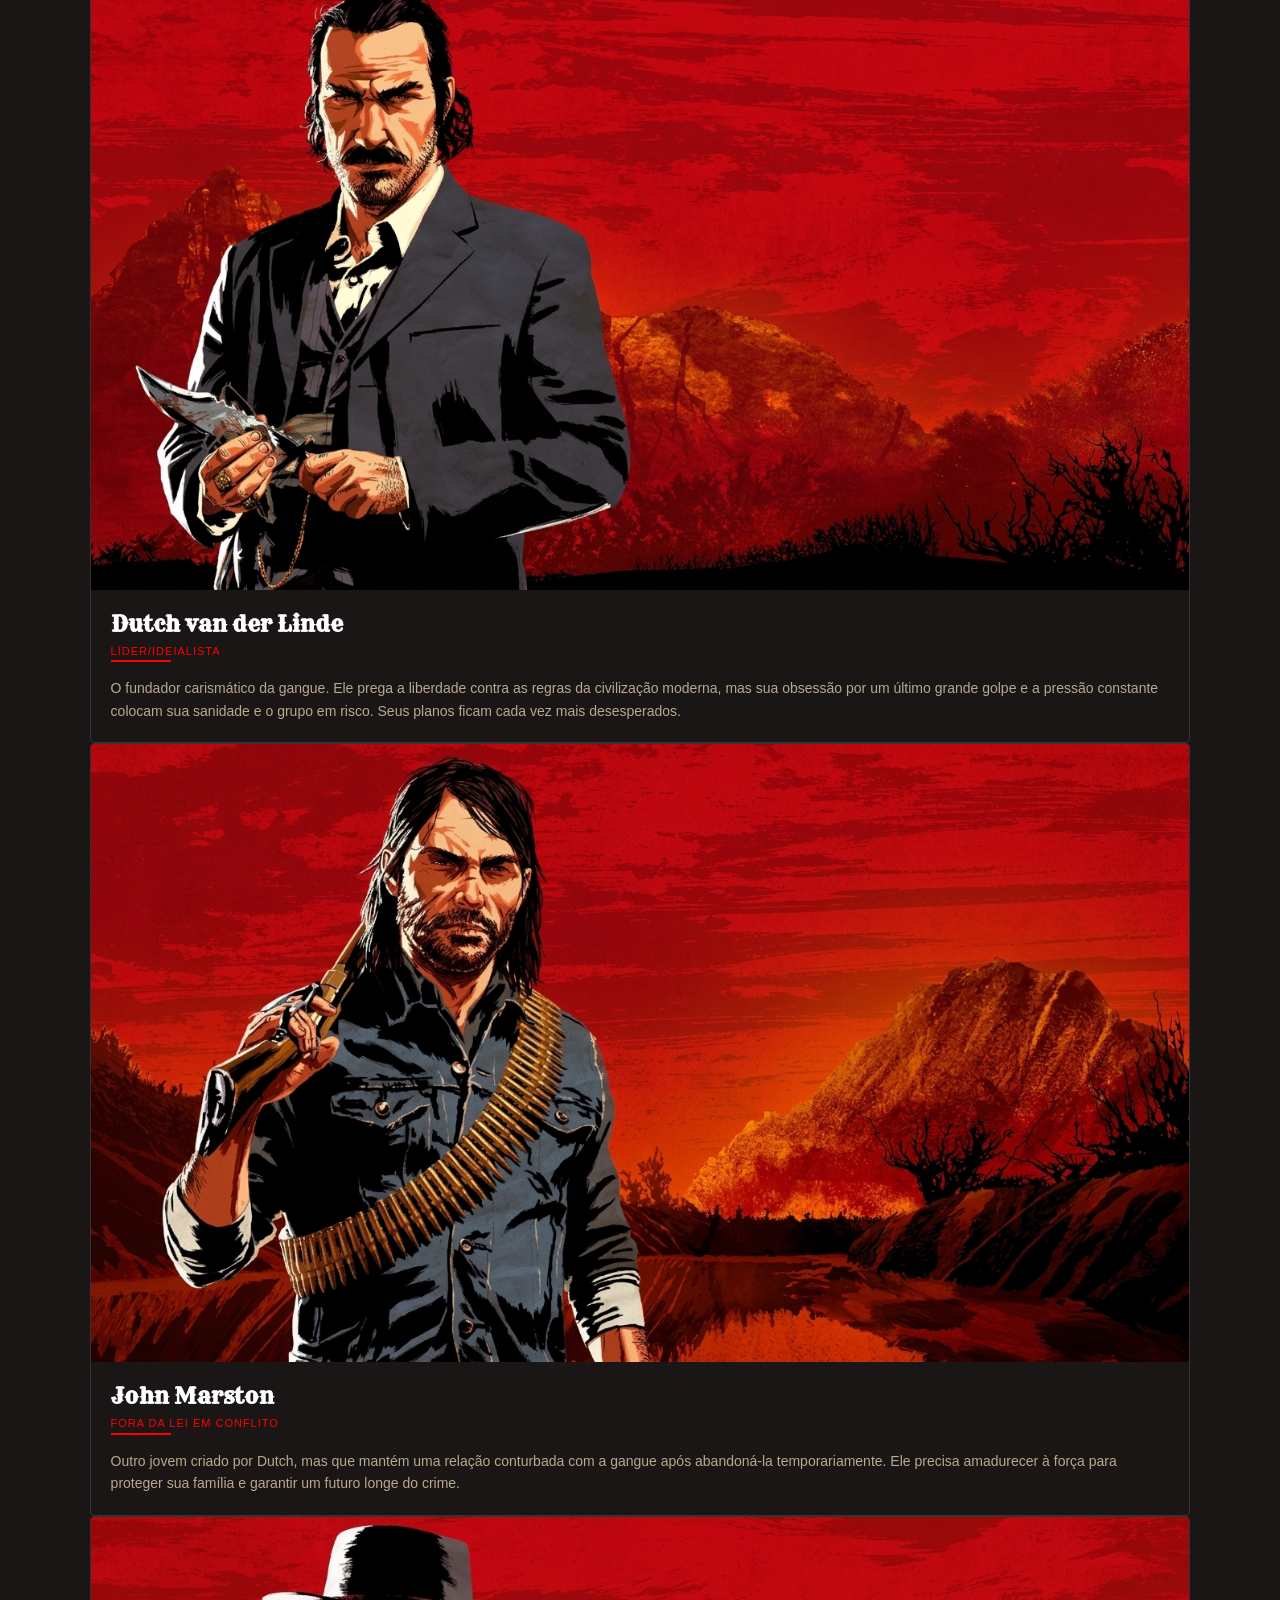
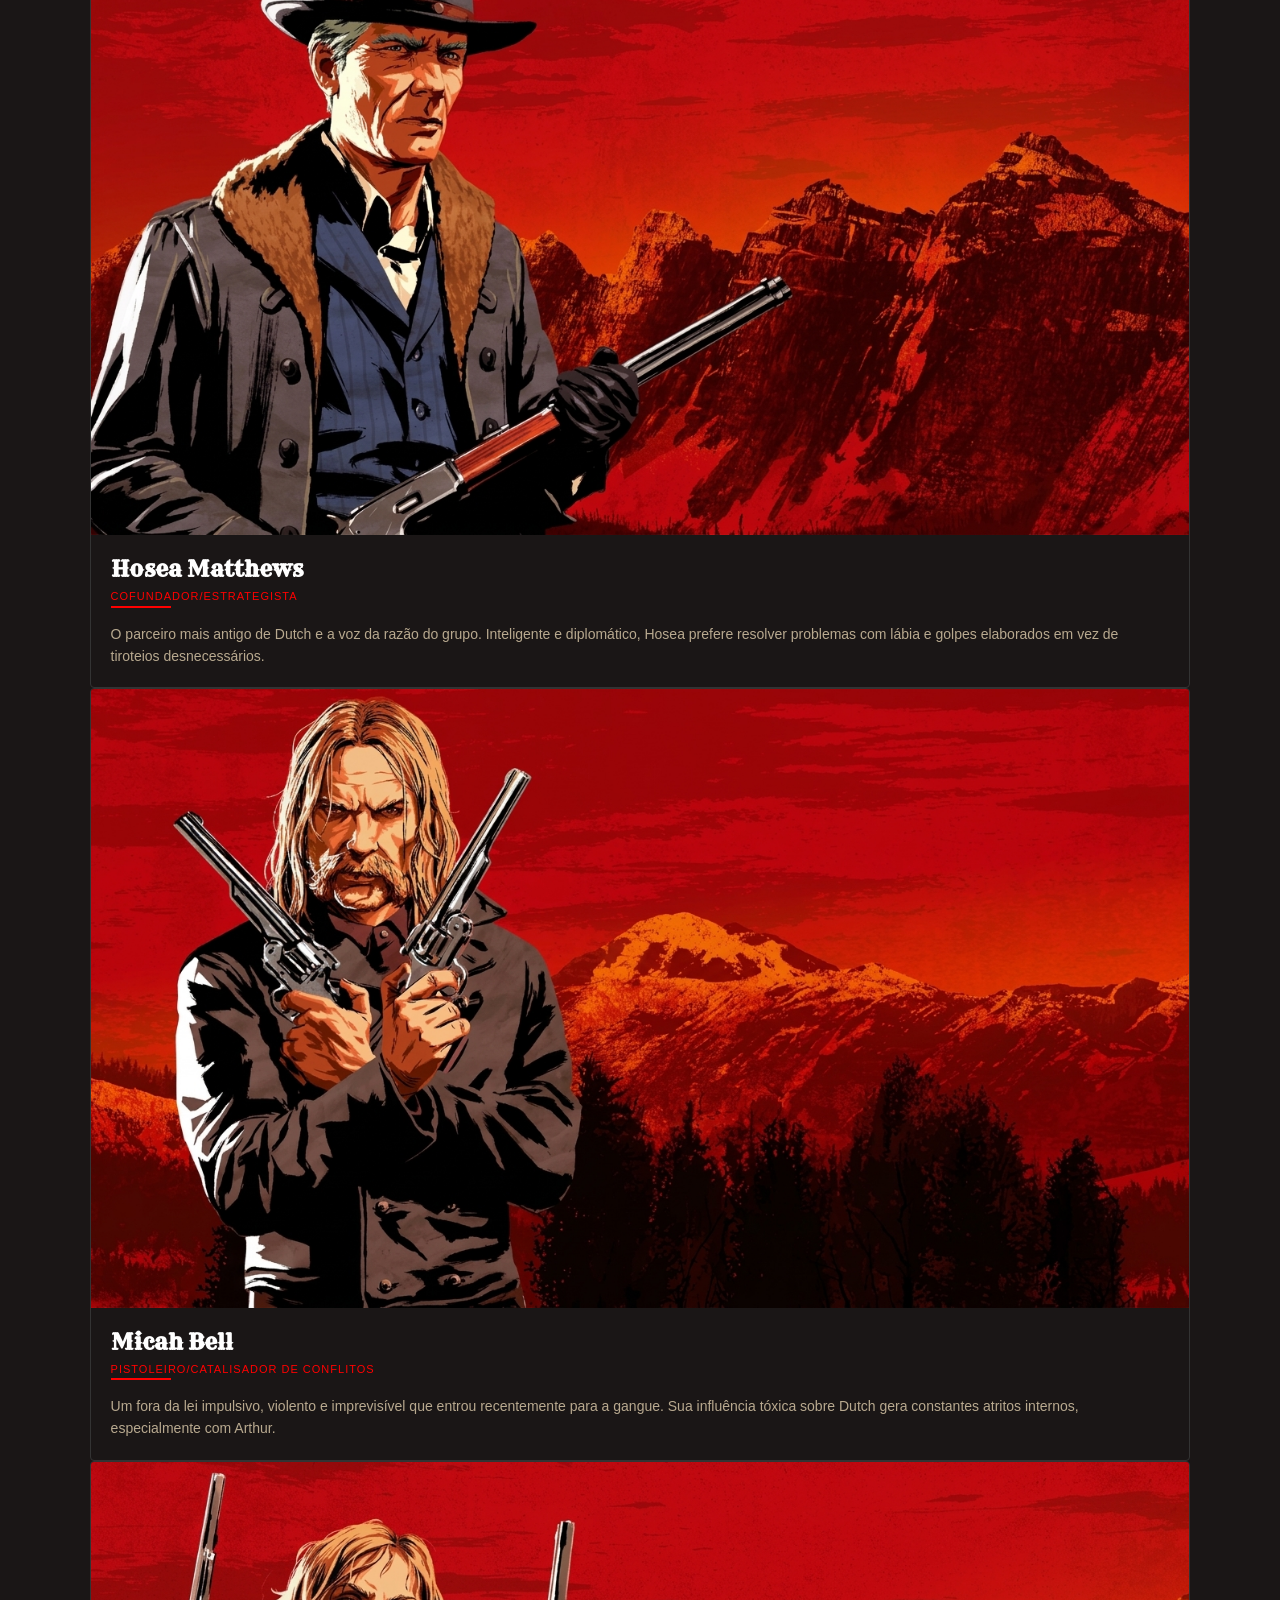
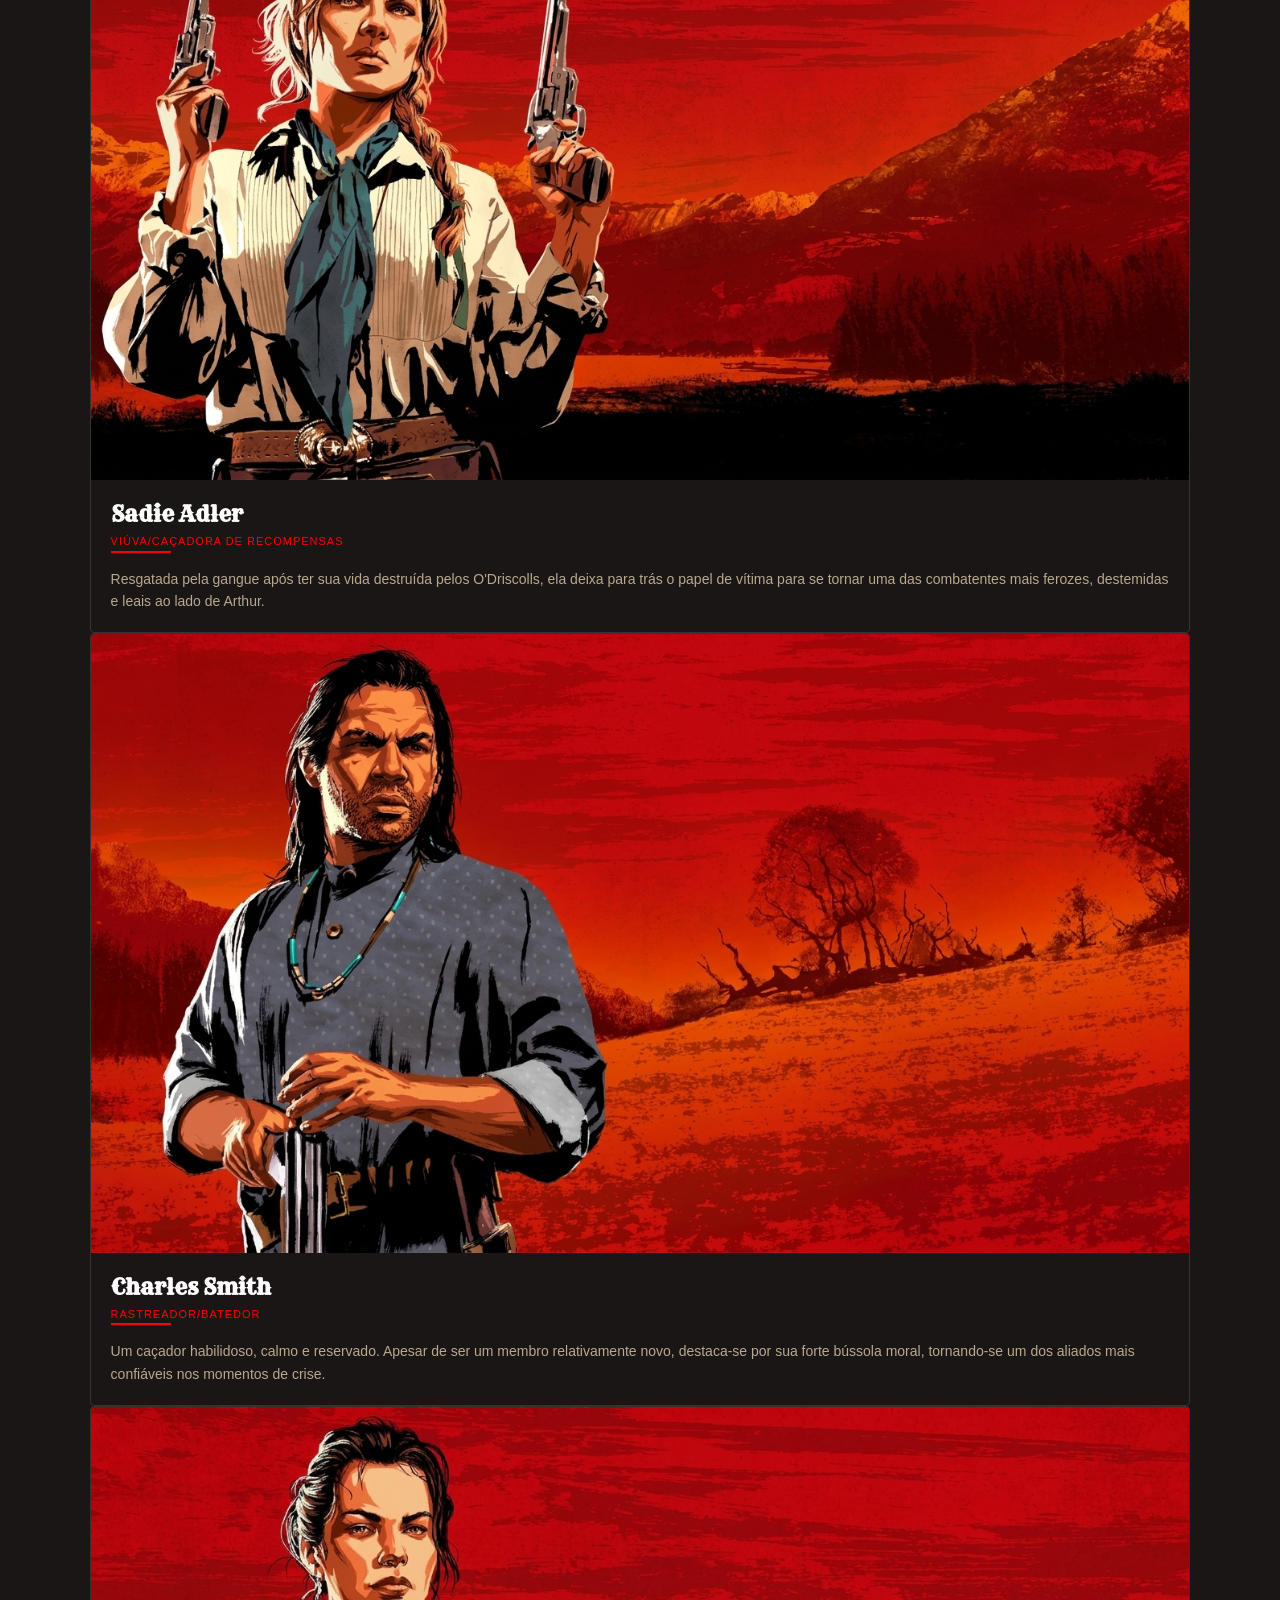
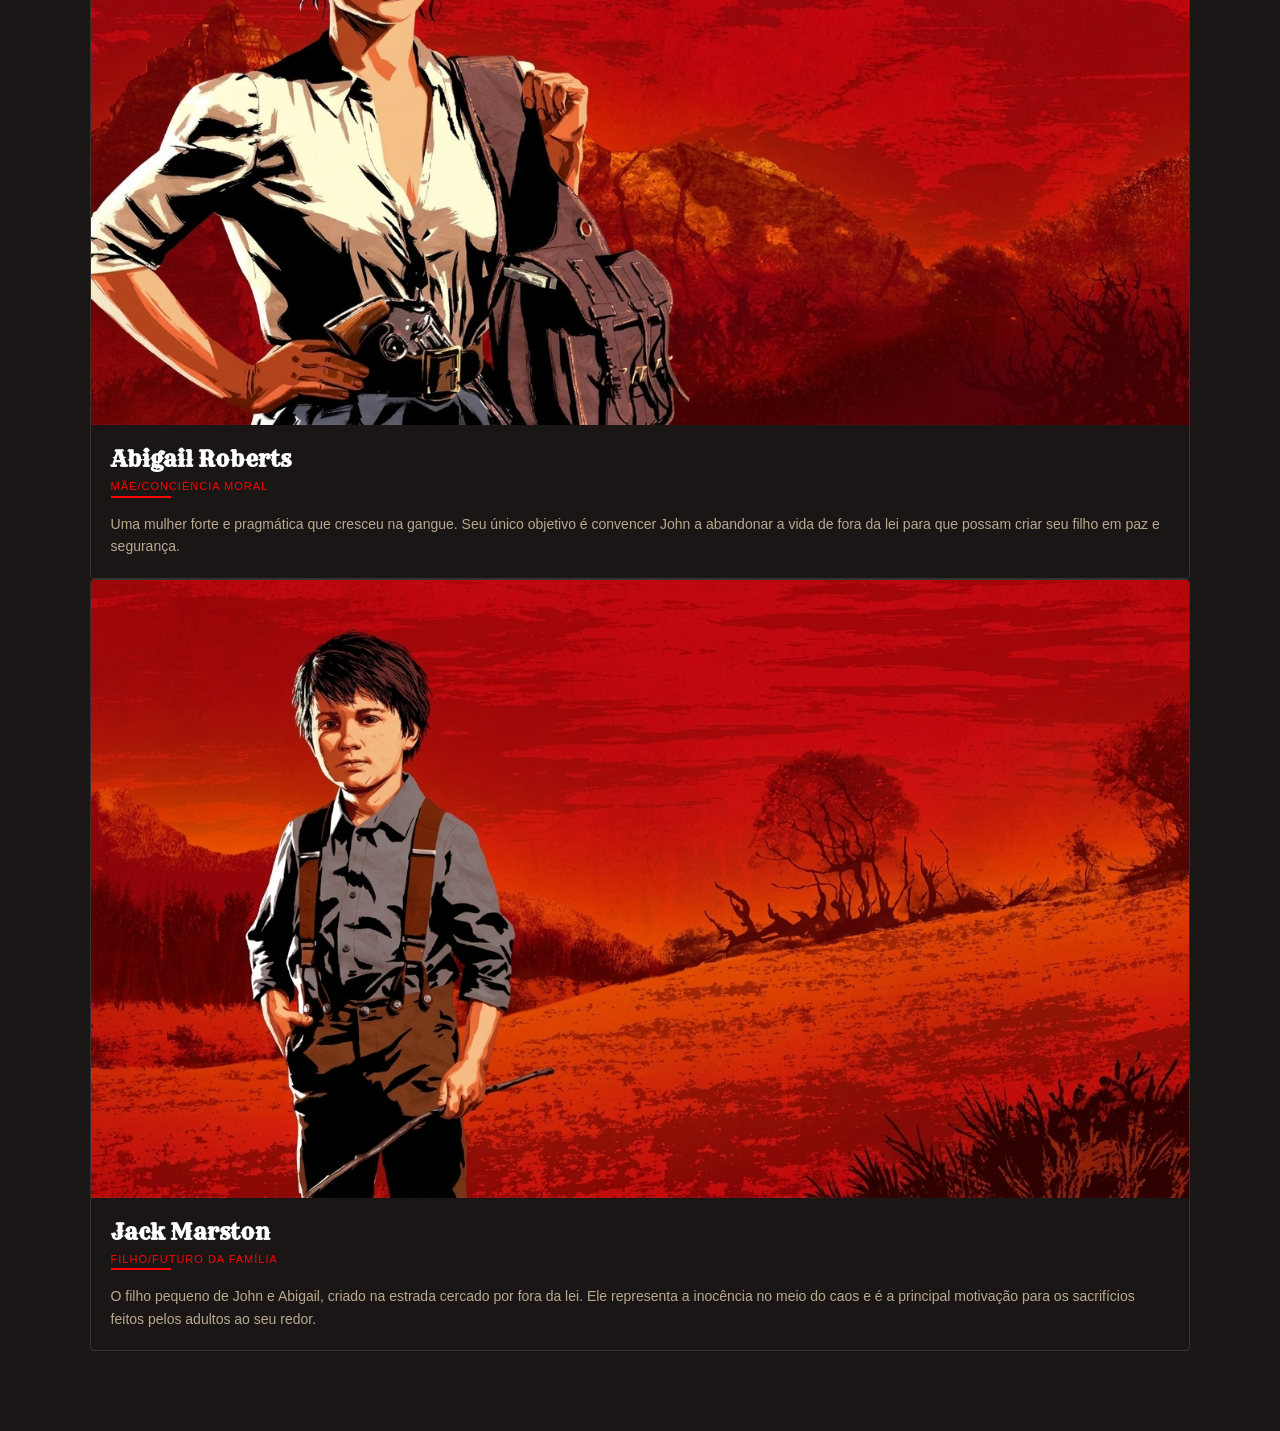
<file: html/tela_personagens.html>
<!DOCTYPE html>
<html lang="en">

<head>
    <meta charset="UTF-8">
    <meta name="viewport" content="width=device-width, initial-scale=1.0">
    <title>Personagens</title>
    <link rel="stylesheet" href="../css/style.css">
    <link rel="icon" type="image/png" href="../img/favicon.png">
    <link rel="preconnect" href="https://fonts.googleapis.com">
    <link rel="preconnect" href="https://fonts.gstatic.com" crossorigin>
    <link href="https://fonts.googleapis.com/css2?family=Rye&display=swap" rel="stylesheet">
    <link
        href="https://fonts.googleapis.com/css2?family=Open+Sans:ital,wght@0,300..800;1,300..800&family=Rye&display=swap"
        rel="stylesheet">
</head>

<body>
    <header class="header">
        <section>
            <div class="logo">
                <a href="../html/inicio.html">Red <span class="logo-red">Dead</span> Web</a>
            </div>
            <nav class="nav-links">
                <a href="../html/tela_personagens.html">PERSONAGENS</a>
                <a href="../html/tela_historia.html">HISTORIA</a>
                <a href="#quiz">QUIZ DE HONRA</a>
                <a href="#reflexao">REFLEXÃO</a>
                <a href="../html/tela_login.html" class="entrar">ENTRAR</a>
            </nav>
        </section>
    </header>
    <section class="section-personagens">

        <div class="gangue">
            <img src="../img/gangue.webp" alt="Gangue Van der Linde">

            <div class="gangue-texto">
                <p class="rotulo">VISÃO GERAL</p>
                <h2>A Gangue Van der Linde</h2>
                <div class="linha"></div>

                <p>Após um assalto fracassado em Blackwater, Dutch van der Linde e seus seguidores fogem pelas
                    montanhas, perseguidos por agentes federais e caçadores de recompensa.</p>
                <p>Pelos olhos de Arthur Morgan, acompanhamos a gangue roubar, lutar e sobreviver no coração da América
                    — enquanto a lealdade se desfaz e a civilização avança sobre a fronteira.</p>
            </div>
        </div>

        <div class="personagens">
            <p class="rotulo">PERSONAGENS</p>
            <div class="linha"></div>

            <div class="lista-cards">

                <div class="card">
                    <img src="../img/Arthur Morgan.jpg" alt="Arthur Morgan">
                    <div class="card-texto">
                        <h3>Arthur Morgan</h3>
                        <p class="funcao">PROTAGONISTA/BRAÇO DIREITO</p>
                        <div class="linha"></div>
                        <p>O principal executor da gangue Van der Linde. Criado por Dutch desde jovem, Arthur é um fora
                            da lei implacável que começa a questionar sua própria lealdade e moralidade à medida que o
                            cerco da lei se fecha. </p>
                    </div>
                </div>

                <div class="card">
                    <img src="../img/Dutch van der Linde.jpg" alt="Dutch van der Linde">
                    <div class="card-texto">
                        <h3>Dutch van der Linde</h3>
                        <p class="funcao">LÍDER/IDEIALISTA</p>
                        <div class="linha"></div>
                        <p>O fundador carismático da gangue. Ele prega a liberdade contra as regras da civilização
                            moderna, mas sua obsessão por um último grande golpe e a pressão constante colocam sua
                            sanidade e o grupo em risco. Seus planos ficam cada vez mais desesperados.</p>
                    </div>
                </div>

                <div class="card">
                    <img src="../img/John Marston.jpg" alt="John Marston">
                    <div class="card-texto">
                        <h3>John Marston</h3>
                        <p class="funcao">FORA DA LEI EM CONFLITO</p>
                        <div class="linha"></div>
                        <p>Outro jovem criado por Dutch, mas que mantém uma relação conturbada com a gangue após
                            abandoná-la temporariamente. Ele precisa amadurecer à força para proteger sua família e
                            garantir um futuro longe do crime.</p>
                    </div>
                </div>

                <div class="card">
                    <img src="../img/Hosea Matthews.jpg" alt="Hosea Matthews">
                    <div class="card-texto">
                        <h3>Hosea Matthews</h3>
                        <p class="funcao">COFUNDADOR/ESTRATEGISTA</p>
                        <div class="linha"></div>
                        <p>O parceiro mais antigo de Dutch e a voz da razão do grupo. Inteligente e diplomático, Hosea
                            prefere resolver problemas com lábia e golpes elaborados em vez de tiroteios desnecessários.
                        </p>
                    </div>
                </div>

                <div class="card">
                    <img src="../img/Micah Bell.jpg" alt="Micah Bell">
                    <div class="card-texto">
                        <h3>Micah Bell</h3>
                        <p class="funcao">PISTOLEIRO/CATALISADOR DE CONFLITOS</p>
                        <div class="linha"></div>
                        <p>Um fora da lei impulsivo, violento e imprevisível que entrou recentemente para a gangue. Sua
                            influência tóxica sobre Dutch gera constantes atritos internos, especialmente com Arthur.
                        </p>
                    </div>
                </div>

                <div class="card">
                    <img src="../img/Sadie Adler.jpg" alt="Sadie Adler">
                    <div class="card-texto">
                        <h3>Sadie Adler</h3>
                        <p class="funcao">VIÚVA/CAÇADORA DE RECOMPENSAS</p>
                        <div class="linha"></div>
                        <p>Resgatada pela gangue após ter sua vida destruída pelos O'Driscolls, ela deixa para trás o
                            papel de vítima para se tornar uma das combatentes mais ferozes, destemidas e leais ao lado
                            de Arthur.</p>
                    </div>
                </div>

                <div class="card">
                    <img src="../img/Charles Smith.jpg" alt="Charles Smith">
                    <div class="card-texto">
                        <h3>Charles Smith</h3>
                        <p class="funcao">RASTREADOR/BATEDOR</p>
                        <div class="linha"></div>
                        <p>Um caçador habilidoso, calmo e reservado. Apesar de ser um membro relativamente novo,
                            destaca-se por sua forte bússola moral, tornando-se um dos aliados mais confiáveis nos
                            momentos de crise.</p>
                    </div>
                </div>

                <div class="card">
                    <img src="../img/Abigail Roberts.jpg" alt="Abigail Roberts">
                    <div class="card-texto">
                        <h3>Abigail Roberts</h3>
                        <p class="funcao">MÃE/CONCIÊNCIA MORAL</p>
                        <div class="linha"></div>
                        <p>Uma mulher forte e pragmática que cresceu na gangue. Seu único objetivo é convencer John a
                            abandonar a vida de fora da lei para que possam criar seu filho em paz e segurança.</p>
                    </div>
                </div>

                <div class="card">
                    <img src="../img/Jack Marston.jpg" alt="Jack Marston">
                    <div class="card-texto">
                        <h3>Jack Marston</h3>
                        <p class="funcao">FILHO/FUTURO DA FAMÍLIA</p>
                        <div class="linha"></div>
                        <p>O filho pequeno de John e Abigail, criado na estrada cercado por fora da lei. Ele representa
                            a inocência no meio do caos e é a principal motivação para os sacrifícios feitos pelos
                            adultos ao seu redor.</p>
                    </div>
                </div>

            </div>
        </div>
    </section>
</file>
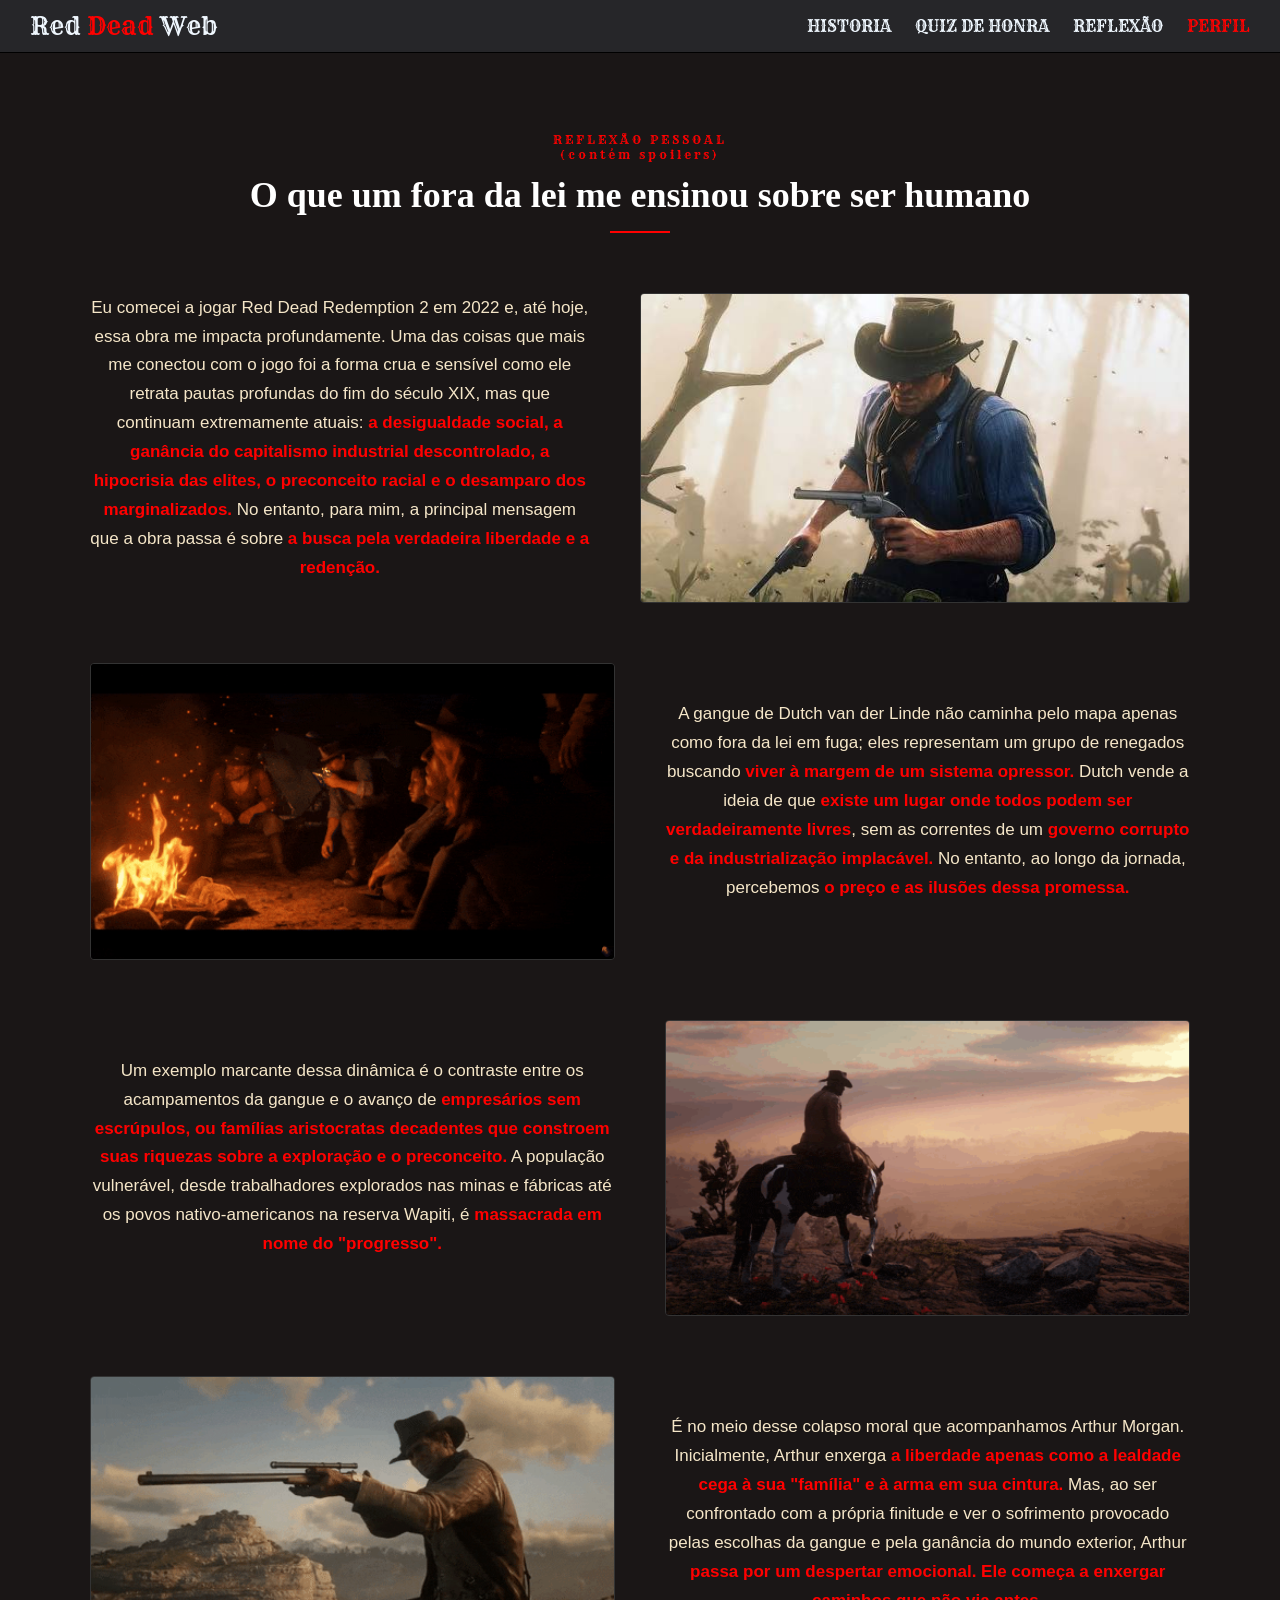
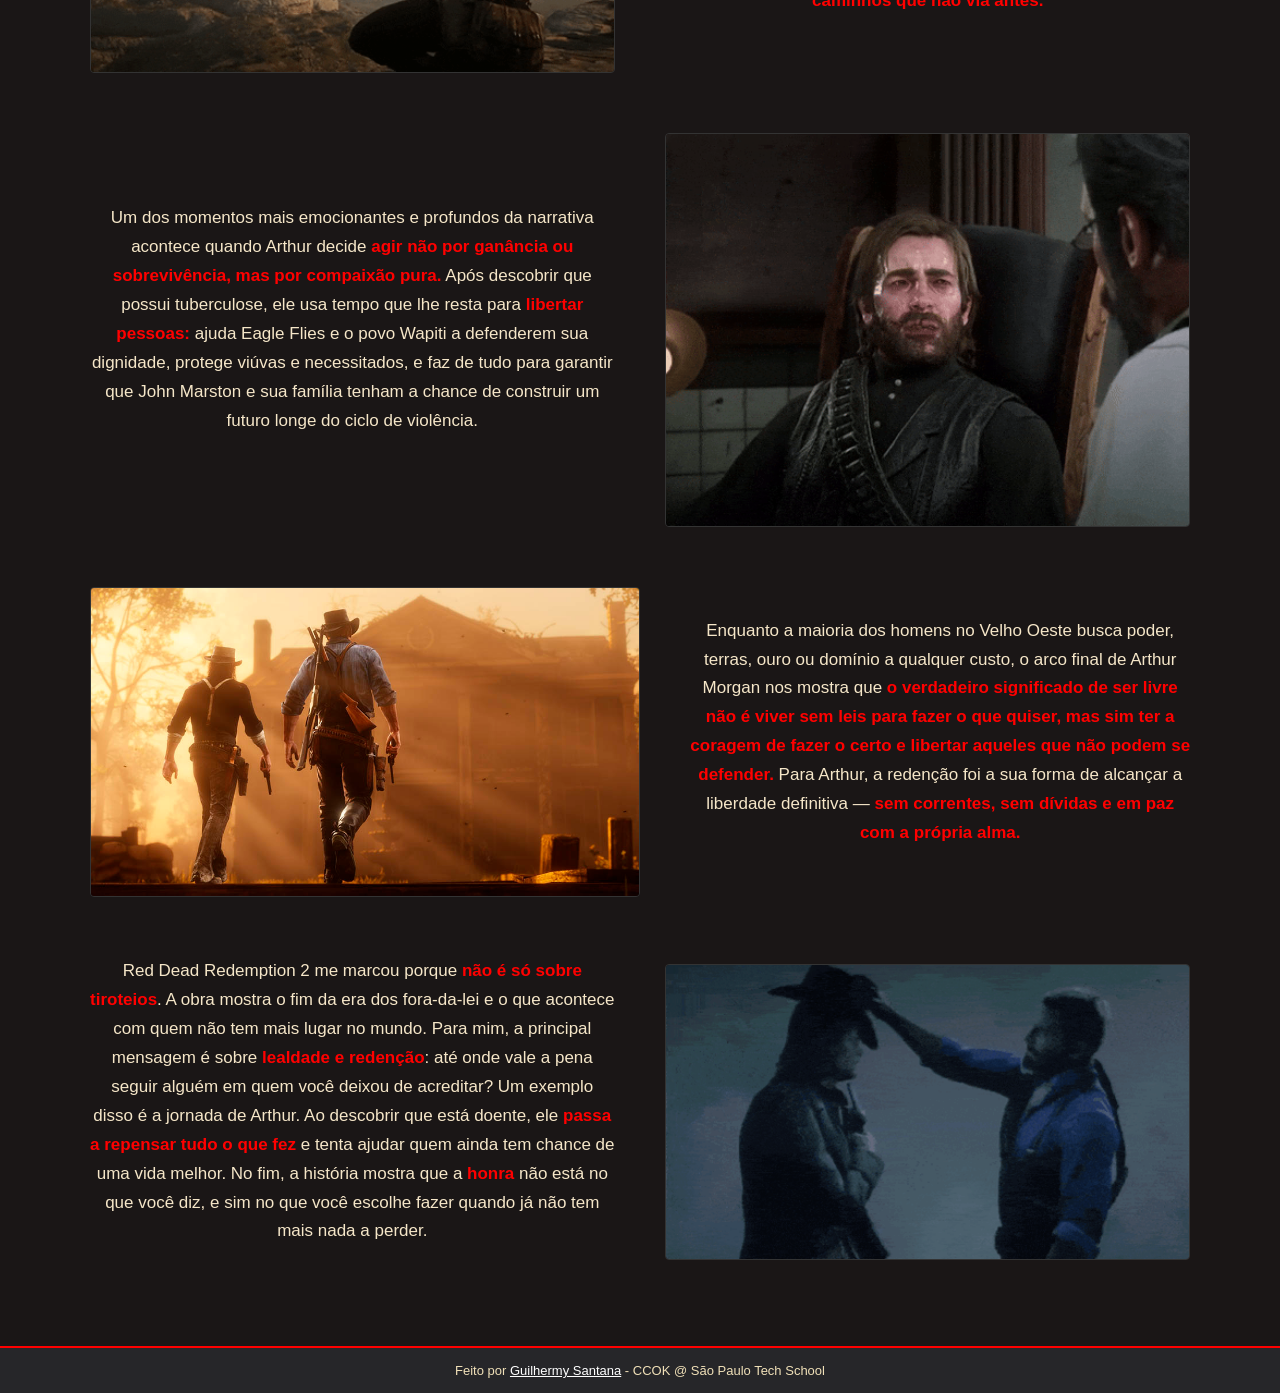
<file: html/tela_reflexao.html>
<!DOCTYPE html>
<html lang="pt-BR">

<head>
  <meta charset="UTF-8">
  <meta name="viewport" content="width=device-width, initial-scale=1.0">
  <title>Reflexão</title>
  <link rel="stylesheet" href="../css/style.css">
  <link rel="icon" type="image/png" href="../img/favicon.png">
  <link rel="preconnect" href="https://fonts.googleapis.com">
  <link rel="preconnect" href="https://fonts.gstatic.com" crossorigin>
  <link href="https://fonts.googleapis.com/css2?family=Rye&display=swap" rel="stylesheet">
</head>

<body>
  <header class="header">
    <section>
      <div class="logo">
        <a href="../html/index.html">Red <span class="logo-red">Dead</span> Web</a>
      </div>
      <nav class="nav-links">
        <a href="../html/tela_historia.html">HISTORIA</a>
        <a href="#quiz">QUIZ DE HONRA</a>
        <a href="../html/tela_reflexao.html">REFLEXÃO</a>
        <a href="../html/tela_login.html" class="entrar">PERFIL</a>
      </nav>
    </section>
  </header>

  <section class="section-reflexao">

    <p class="rotulo">REFLEXÃO PESSOAL<br>(contém spoilers)</p>
    <h2>O que um fora da lei me ensinou sobre ser humano</h2>
    <div class="linha"></div>

    <div class="reflexao-bloco">
      <div class="reflexao-texto">
        <p>Eu comecei a jogar Red Dead Redemption 2 em 2022 e, até hoje, essa obra me impacta profundamente. Uma das
          coisas que mais me conectou com o jogo foi a forma crua e sensível como ele retrata pautas profundas do fim do
          século XIX, mas que continuam extremamente atuais: <span class="destaque">a desigualdade social, a ganância do
            capitalismo industrial
            descontrolado, a hipocrisia das elites, o preconceito racial e o desamparo dos marginalizados.</span> No
          entanto,
          para mim, a principal mensagem que a obra passa é sobre <span class="destaque">a busca pela verdadeira
            liberdade e a redenção.</span> </p>
      </div>
      <img src="../img/img_reflexao1.jpg">
    </div>

    <div class="reflexao-bloco inverso">
      <div class="reflexao-texto">
        <p>A gangue de Dutch van der Linde não caminha pelo mapa apenas como fora da lei em fuga; eles representam um
          grupo de renegados buscando <span class="destaque">viver à margem de um sistema opressor.</span> Dutch vende a
          ideia de que <span class="destaque">existe um lugar
            onde todos podem ser verdadeiramente livres</span>, sem as correntes de um <span class="destaque">governo
            corrupto e da industrialização
            implacável.</span> No entanto, ao longo da jornada, percebemos <span class="destaque">o preço e as ilusões
            dessa promessa.</span> </p>
      </div>
      <img src="../img/gif_reflexao2.gif">
    </div>

    <div class="reflexao-bloco">
      <div class="reflexao-texto">
        <p>Um exemplo marcante dessa dinâmica é o contraste entre os acampamentos da gangue e o avanço de <span
            class="destaque">empresários
            sem escrúpulos, ou famílias aristocratas decadentes que constroem suas riquezas
            sobre a exploração e o preconceito.</span> A população vulnerável, desde trabalhadores explorados nas minas
          e
          fábricas até os povos nativo-americanos na reserva Wapiti, é <span class="destaque">massacrada em nome do
            "progresso".</span></p>
      </div>
      <img src="../img/gif_reflexao3.gif">
    </div>

    <div class="reflexao-bloco inverso">
      <div class="reflexao-texto">
        <p>É no meio desse colapso moral que acompanhamos Arthur Morgan. Inicialmente, Arthur enxerga <span
            class="destaque">a liberdade apenas
            como a lealdade cega à sua "família" e à arma em sua cintura.</span> Mas, ao ser confrontado com a própria
          finitude e
          ver o sofrimento provocado pelas escolhas da gangue e pela ganância do mundo exterior, Arthur <span
            class="destaque">passa por um
            despertar emocional. Ele começa a enxergar caminhos que não via antes. </span></p>
      </div>
      <img src="../img/gif_reflexao4.gif">
    </div>

    <div class="reflexao-bloco">
      <div class="reflexao-texto">
        <p>Um dos momentos mais emocionantes e profundos da narrativa acontece quando Arthur decide <span
            class="destaque">agir não por
            ganância ou sobrevivência, mas por compaixão pura.</span> Após descobrir que possui tuberculose, ele usa
          tempo que
          lhe resta para <span class="destaque">libertar pessoas:</span> ajuda Eagle Flies e o povo Wapiti a defenderem
          sua dignidade, protege viúvas
          e necessitados, e faz de tudo para garantir que John Marston e sua família tenham a chance de construir um
          futuro longe do ciclo de violência.
        </p>
      </div>
      <img src="../img/gif_reflexao5.gif">
    </div>

    <div class="reflexao-bloco inverso">
      <div class="reflexao-texto">
        <p>Enquanto a maioria dos homens no Velho Oeste busca poder, terras, ouro ou domínio a qualquer custo, o arco
          final de Arthur Morgan nos mostra que <span class="destaque">o verdadeiro significado de ser livre não é viver
            sem leis para fazer o
            que quiser, mas sim ter a coragem de fazer o certo e libertar aqueles que não podem se defender.</span> Para
          Arthur,
          a redenção foi a sua forma de alcançar a liberdade definitiva — <span class="destaque">sem correntes, sem
            dívidas e em paz com a
            própria alma. </span></p>
      </div>
      <img src="../img/img_reflexao6.jpg">
    </div>

    <div class="reflexao-bloco">
      <div class="reflexao-texto">
        <p>Red Dead Redemption 2 me marcou porque <span class="destaque">não é só sobre tiroteios</span>. A obra mostra
          o fim da era dos fora-da-lei e o que acontece com quem não tem mais lugar no mundo. Para mim, a principal
          mensagem é sobre <span class="destaque">lealdade e redenção</span>: até onde vale a pena seguir alguém em quem
          você deixou de acreditar? Um exemplo disso é a jornada de Arthur. Ao descobrir que está doente, ele <span
            class="destaque">passa a repensar tudo o que fez</span> e tenta ajudar quem ainda tem chance de uma vida
          melhor. No fim, a história mostra que a <span class="destaque">honra</span> não está no que você diz, e sim no
          que você escolhe fazer quando já não tem mais nada a perder.</p>
      </div>
      <img src="../img/gif_reflexao7.gif">
    </div>

  </section>

  <footer class="footer">
    <p>Feito por <a href="https://github.com/guilhermysantana" target="_blank">Guilhermy Santana</a> - CCOK @ São Paulo
      Tech School</p>
  </footer>

</body>

</html>
</file>
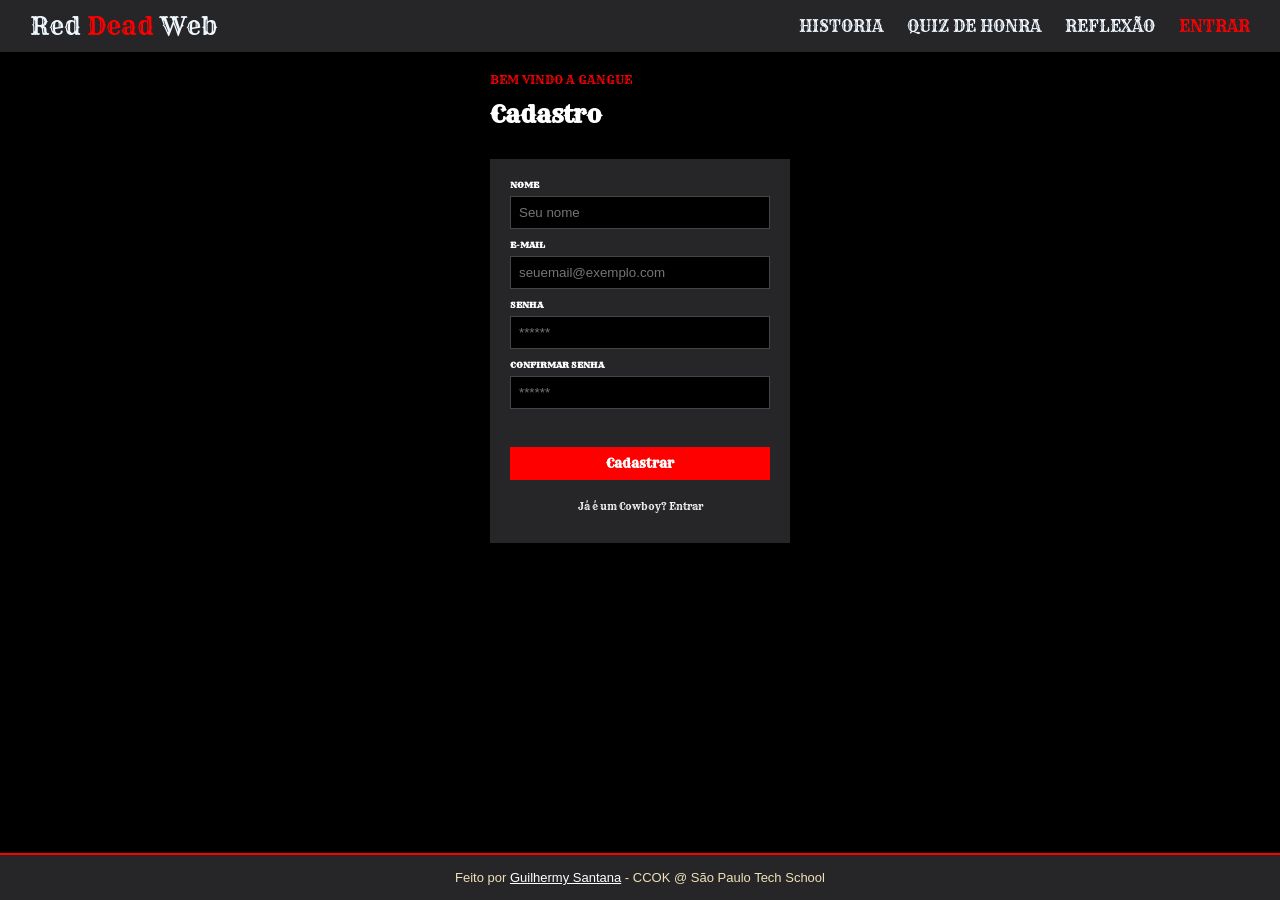
<file: public/tela_cadastro.html>
<!DOCTYPE html>
<html lang="pt-BR">

<head>
    <meta charset="UTF-8">
    <meta name="viewport" content="width=device-width, initial-scale=1.0">
    <title>Cadastro</title>
    <link rel="stylesheet" href="css/style.css">
    <link rel="icon" type="image/png" href="assets/favicon.png">
    <link rel="preconnect" href="https://fonts.googleapis.com">
    <link rel="preconnect" href="https://fonts.gstatic.com" crossorigin>
    <link href="https://fonts.googleapis.com/css2?family=Rye&display=swap" rel="stylesheet">
    <link
        href="https://fonts.googleapis.com/css2?family=Open+Sans:ital,wght@0,300..800;1,300..800&family=Rye&display=swap"
        rel="stylesheet">
</head>

<body>
    <header class="header">
        <section>
            <div class="logo">
                <a href="index.html">Red <span class="logo-red">Dead</span> Web</a>
            </div>
            <nav class="nav-links">
                <a href="tela_historia.html">HISTORIA</a>
                <a href="tela_quiz.html">QUIZ DE HONRA</a>
                <a href="tela_reflexao.html">REFLEXÃO</a>
                <a href="tela_login.html" class="entrar" id="linkPerfil">ENTRAR</a>
                <a href="#" class="entrar" id="linkSair" onclick="limparSessao()" style="display: none;">SAIR</a>
            </nav>
        </section>
    </header>

    <div class="cadastro">
        <p class="subtitulo-cadastro">BEM VINDO A GANGUE</p>
        <h1>Cadastro</h1>

        <div class="caixa">
            <label for="ipt_nome">NOME</label>
            <input type="text" id="ipt_nome" placeholder="Seu nome">
            <p id="erro_nome"></p>

            <label for="ipt_email">E-MAIL</label>
            <input type="text" id="ipt_email" placeholder="seuemail@exemplo.com">
            <p id="erro_email"></p>

            <label for="ipt_senha">SENHA</label>
            <input onkeyup="senha()" type="password" id="ipt_senha" placeholder="******">
            <p id="erro_senha"></p>

            <label for="ipt_confSenha">CONFIRMAR SENHA</label>
            <input type="password" id="ipt_confSenha" placeholder="******">
            <p id="erro_confsenha"></p>

            <label for="regra_senha" class="regra_senha">
                <p id="regraTamanho"></p>
                <p id="regraNumero"></p>
                <p id="regraMinuscula"></p>
                <p id="regraMaiuscula"></p>
                <p id="regraEspecial"></p>
            </label>

            <br><button onclick="cadastrar()" class="button-cadastrar">Cadastrar</button>
            <p id="erro_confsenhaButton"></p>
            <p class="link-entrar">
                Já é um Cowboy? <a href="tela_login.html" class="entrar">Entrar</a>
            </p>
        </div>
    </div>
    <footer class="footer">
        <p>Feito por <a href="https://github.com/guilhermysantana" target="_blank">Guilhermy Santana</a> - CCOK @ São
            Paulo
            Tech School</p>
    </footer>

    <script src="js/cadastro.js"></script>
    <script src="js/sessao.js"></script>
</body>

</html>
</file>
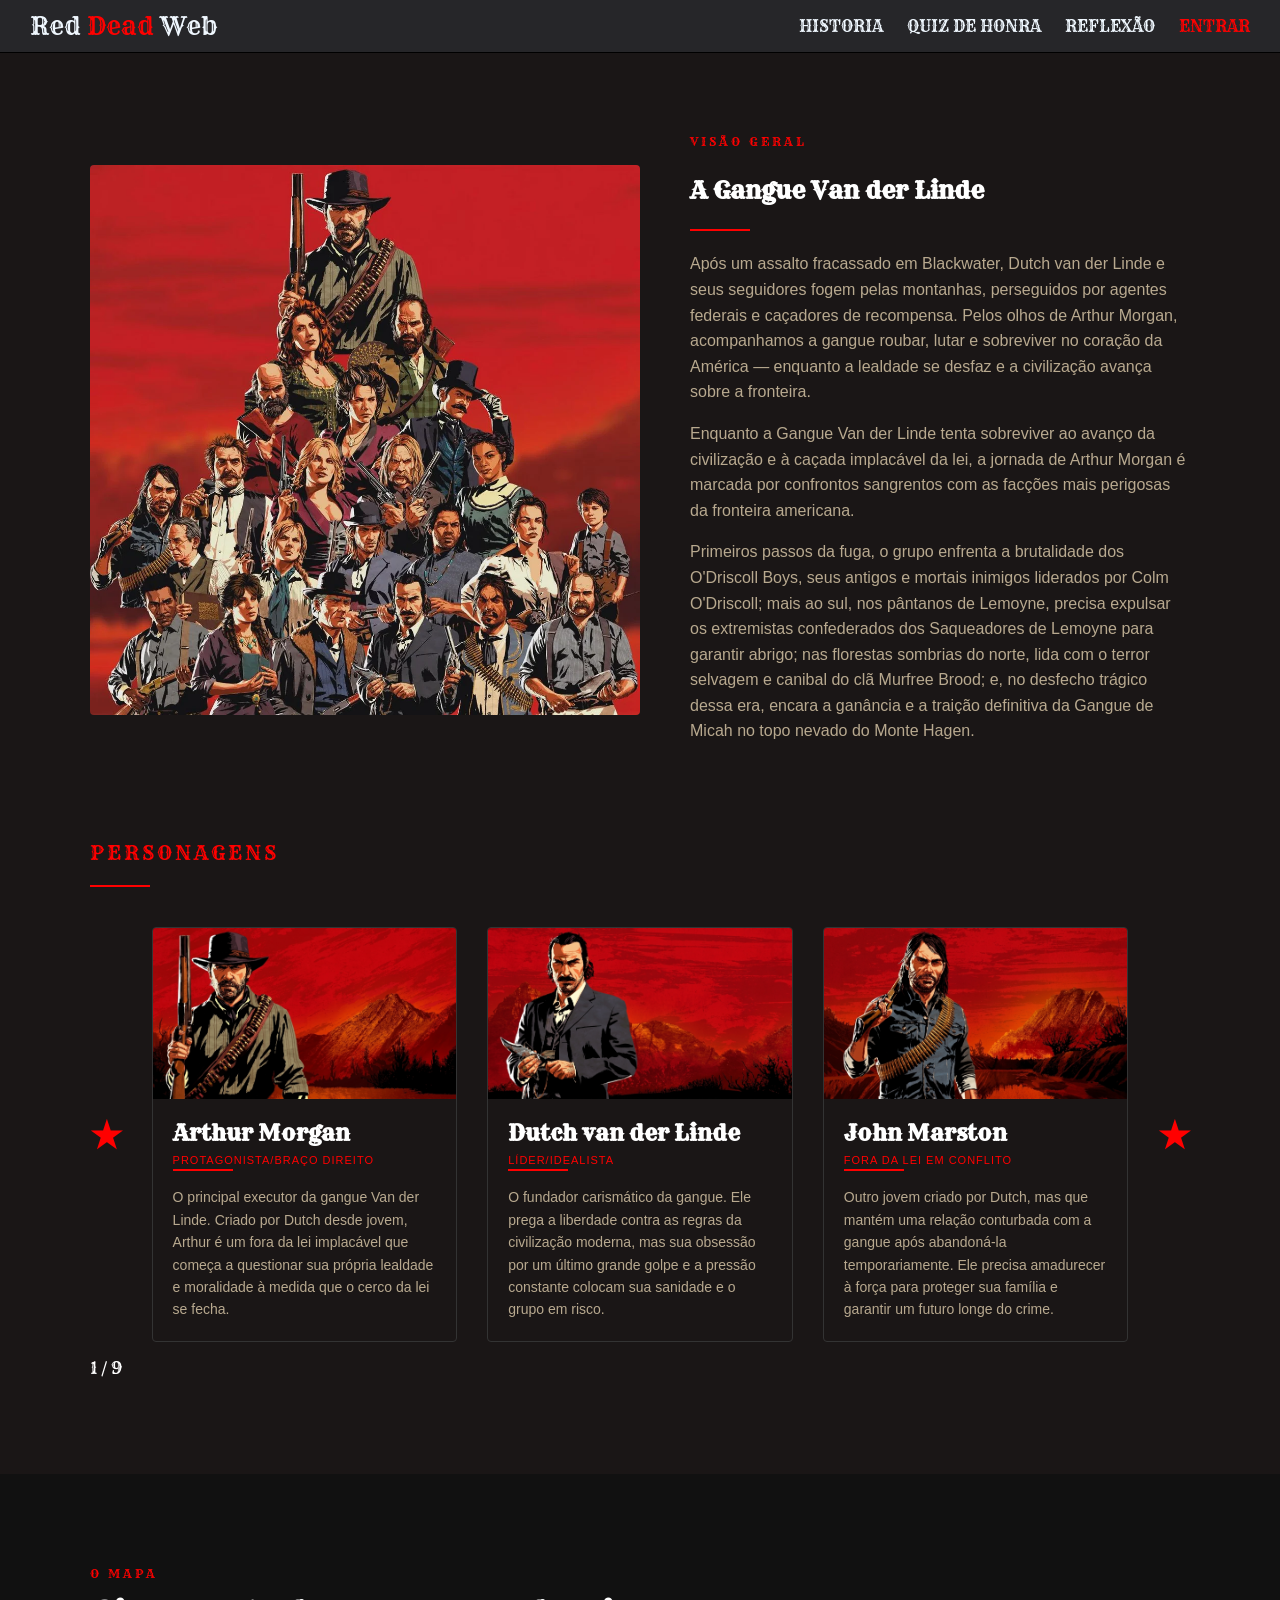
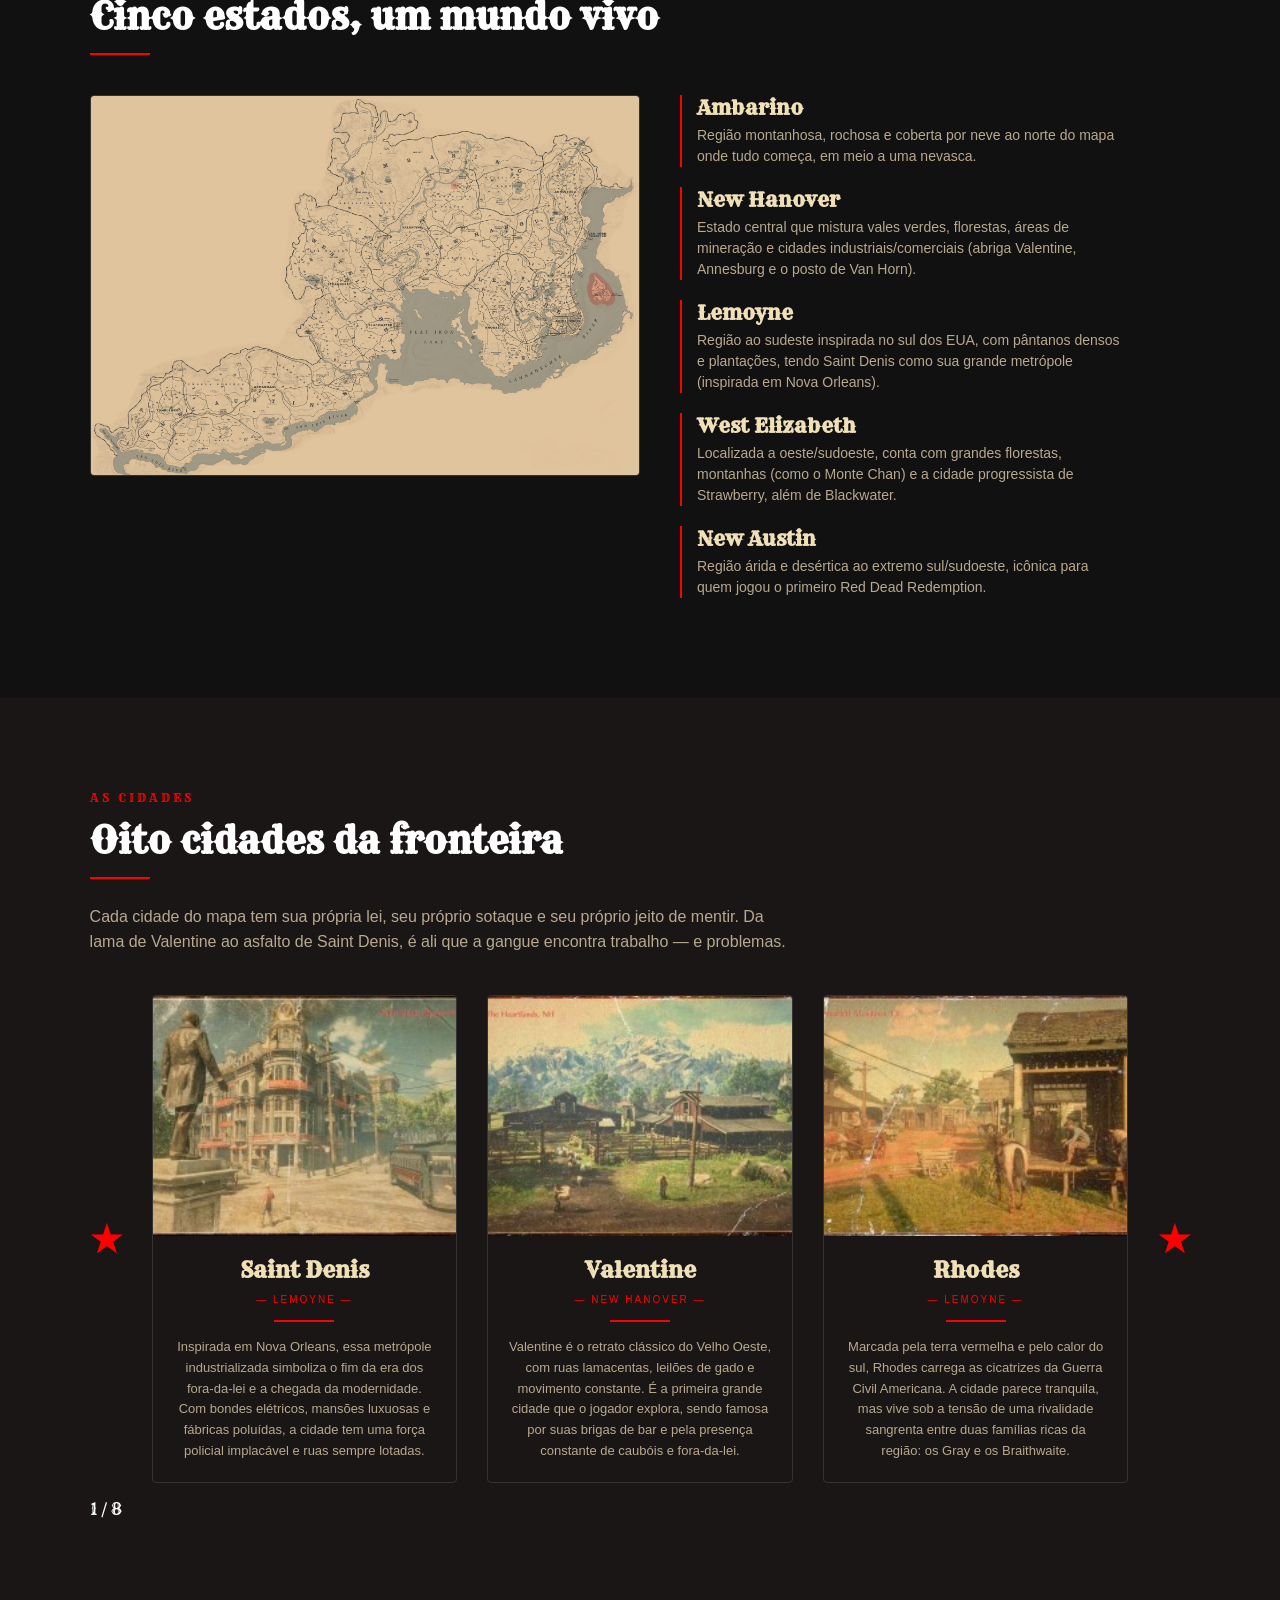
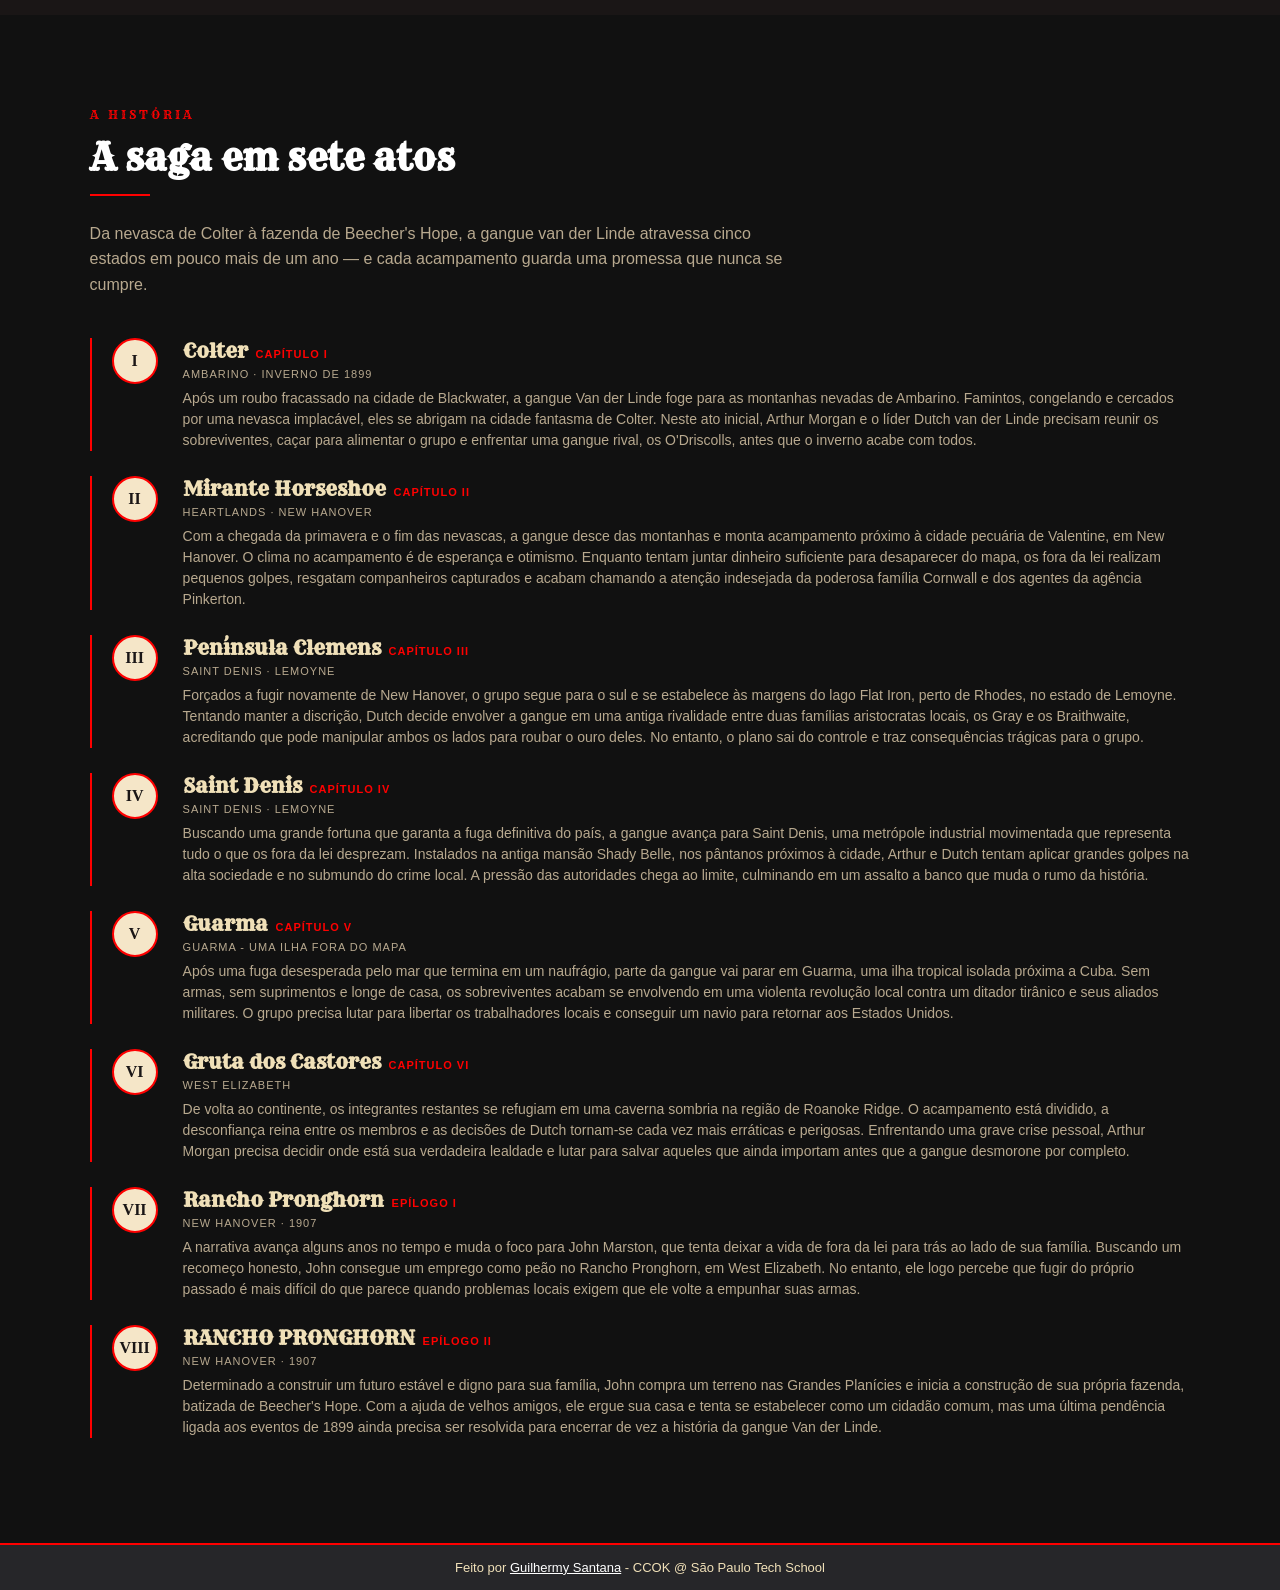
<file: public/tela_historia.html>
<!DOCTYPE html>
<html lang="pt-BR">

<head>
    <meta charset="UTF-8">
    <meta name="viewport" content="width=device-width, initial-scale=1.0">
    <title>Historia</title>
    <link rel="icon" type="image/png" href="assets/favicon.png">
    <link rel="preconnect" href="https://fonts.googleapis.com">
    <link rel="preconnect" href="https://fonts.gstatic.com" crossorigin>
    <link href="https://fonts.googleapis.com/css2?family=Rye&display=swap" rel="stylesheet">
    <link
        href="https://fonts.googleapis.com/css2?family=Open+Sans:ital,wght@0,300..800;1,300..800&family=Rye&display=swap"
        rel="stylesheet">
    <link rel="stylesheet" href="css/style.css">
</head>

<body>
    <header class="header">
        <section>
            <div class="logo">
                <a href="index.html">Red <span class="logo-red">Dead</span> Web</a>
            </div>
            <nav class="nav-links">
                <a href="tela_historia.html">HISTORIA</a>
                <a href="tela_quiz.html">QUIZ DE HONRA</a>
                <a href="tela_reflexao.html">REFLEXÃO</a>
                <a href="tela_login.html" class="entrar" id="linkPerfil">ENTRAR</a>
                <a href="#" class="entrar" id="linkSair" onclick="limparSessao()" style="display: none;">SAIR</a>
            </nav>
        </section>
    </header>
    <section class="section-personagens">

        <div class="gangue">
            <img src="assets/gangue.webp" alt="Gangue Van der Linde">

            <div class="gangue-texto">
                <p class="rotulo">VISÃO GERAL</p>
                <h2>A Gangue Van der Linde</h2>
                <div class="linha"></div>

                <p>Após um assalto fracassado em Blackwater, Dutch van der Linde e seus seguidores fogem pelas
                    montanhas, perseguidos por agentes federais e caçadores de recompensa. Pelos olhos de Arthur Morgan,
                    acompanhamos a gangue roubar, lutar e sobreviver no coração da América — enquanto a lealdade se
                    desfaz e a civilização avança sobre a fronteira.</p>
                <p>Enquanto a Gangue Van der Linde tenta sobreviver ao avanço da civilização e à caçada implacável da
                    lei, a jornada de Arthur Morgan é marcada por confrontos sangrentos com as facções mais perigosas da
                    fronteira americana. </p>
                <p>Primeiros passos da fuga, o grupo enfrenta a brutalidade dos O'Driscoll Boys, seus antigos e mortais
                    inimigos liderados por Colm O'Driscoll; mais ao sul, nos pântanos de Lemoyne, precisa expulsar os
                    extremistas confederados dos Saqueadores de Lemoyne para garantir abrigo; nas florestas sombrias do
                    norte, lida com o terror selvagem e canibal do clã Murfree Brood; e, no desfecho trágico dessa era,
                    encara a ganância e a traição definitiva da Gangue de Micah no topo nevado do Monte Hagen.</p>
            </div>
        </div>

        <div class="personagens">
            <p class="rotulo">PERSONAGENS</p>
            <div class="linha"></div>

            <div class="carrossel-personagens">
                <button class="seta" onclick="anterior()">★</button>

                <div class="card">
                    <img id="imgPersonagem1" src="" alt="">
                    <div class="card-texto">
                        <h3 id="nomePersonagem1"></h3>
                        <p class="funcao" id="funcaoPersonagem1"></p>
                        <div class="linha"></div>
                        <p id="textoPersonagem1"></p>
                    </div>
                </div>

                <div class="card">
                    <img id="imgPersonagem2" src="" alt="">
                    <div class="card-texto">
                        <h3 id="nomePersonagem2"></h3>
                        <p class="funcao" id="funcaoPersonagem2"></p>
                        <div class="linha"></div>
                        <p id="textoPersonagem2"></p>
                    </div>
                </div>

                <div class="card">
                    <img id="imgPersonagem3" src="" alt="">
                    <div class="card-texto">
                        <h3 id="nomePersonagem3"></h3>
                        <p class="funcao" id="funcaoPersonagem3"></p>
                        <div class="linha"></div>
                        <p id="textoPersonagem3"></p>
                    </div>
                </div>

                <button class="seta" onclick="proximo()">★</button>
            </div>

            <div class="contador">
                <p id="contador"></p>
            </div>
        </div>
    </section>

    <section class="section-mapa">

        <p class="rotulo">O MAPA</p>
        <h2>Cinco estados, um mundo vivo</h2>
        <div class="linha"></div>

        <div class="mapa">
            <img src="assets/mapa_rdd2.jpeg" alt="Mapa de Red Dead Redemption 2">

            <div class="lista-estados">

                <div class="estado">
                    <h3>Ambarino</h3>
                    <p>Região montanhosa, rochosa e coberta por neve ao norte do mapa onde tudo começa, em meio a uma
                        nevasca.</p>
                </div>

                <div class="estado">
                    <h3>New Hanover</h3>
                    <p>Estado central que mistura vales verdes, florestas, áreas de mineração e cidades
                        industriais/comerciais (abriga Valentine, Annesburg e o posto de Van Horn). </p>
                </div>

                <div class="estado">
                    <h3>Lemoyne</h3>
                    <p>Região ao sudeste inspirada no sul dos EUA, com pântanos densos e plantações, tendo Saint Denis
                        como sua grande metrópole (inspirada em Nova Orleans). </p>
                </div>

                <div class="estado">
                    <h3>West Elizabeth</h3>
                    <p>Localizada a oeste/sudoeste, conta com grandes florestas, montanhas (como o Monte Chan) e a
                        cidade progressista de Strawberry, além de Blackwater. </p>
                </div>

                <div class="estado">
                    <h3>New Austin</h3>
                    <p>Região árida e desértica ao extremo sul/sudoeste, icônica para quem jogou o primeiro Red Dead
                        Redemption.</p>
                </div>

            </div>
        </div>
    </section>

    <section class="section-cidades">
        <p class="rotulo">AS CIDADES</p>
        <h2>Oito cidades da fronteira</h2>
        <div class="linha"></div>

        <p class="intro">Cada cidade do mapa tem sua própria lei, seu próprio sotaque e seu próprio jeito de mentir. Da
            lama de Valentine ao asfalto de Saint Denis, é ali que a gangue encontra trabalho — e problemas.</p>

        <div class="carrossel-cidades">
            <button class="seta" onclick="anteriorCidade()">★</button>

            <div class="cidade">
                <img id="imgCidade1" src="" alt="">
                <div class="cidade-texto">
                    <h3 id="nomeCidade1"></h3>
                    <p class="estado-cidade" id="estadoCidade1"></p>
                    <div class="linha"></div>
                    <p id="textoCidade1"></p>
                </div>
            </div>

            <div class="cidade">
                <img id="imgCidade2" src="" alt="">
                <div class="cidade-texto">
                    <h3 id="nomeCidade2"></h3>
                    <p class="estado-cidade" id="estadoCidade2"></p>
                    <div class="linha"></div>
                    <p id="textoCidade2"></p>
                </div>
            </div>

            <div class="cidade">
                <img id="imgCidade3" src="" alt="">
                <div class="cidade-texto">
                    <h3 id="nomeCidade3"></h3>
                    <p class="estado-cidade" id="estadoCidade3"></p>
                    <div class="linha"></div>
                    <p id="textoCidade3"></p>
                </div>
            </div>

            <button class="seta" onclick="proximaCidade()">★</button>
        </div>

        <div class="contador">
            <p id="contadorCidades"></p>
        </div>
    </section>
    <script src="js/historia.js"></script>

    <section class="section-historia">

        <p class="rotulo">A HISTÓRIA</p>
        <h2>A saga em sete atos</h2>
        <div class="linha"></div>

        <p class="intro">Da nevasca de Colter à fazenda de Beecher's Hope, a gangue van der Linde atravessa cinco
            estados em pouco mais de um ano — e cada acampamento guarda uma promessa que nunca se cumpre.</p>

        <div class="lista-capitulos">

            <div class="capitulo">
                <div class="circulo">I</div>
                <div class="capitulo-texto">
                    <h3>Colter<span class="cap-numero">CAPÍTULO I</span></h3>
                    <p class="local">AMBARINO · INVERNO DE 1899</p>
                    <p class="resumo">Após um roubo fracassado na cidade de Blackwater, a gangue Van der Linde foge para
                        as montanhas nevadas de Ambarino. Famintos, congelando e cercados por uma nevasca implacável,
                        eles se abrigam na cidade fantasma de Colter. Neste ato inicial, Arthur Morgan e o líder Dutch
                        van der Linde precisam reunir os sobreviventes, caçar para alimentar o grupo e enfrentar uma
                        gangue rival, os O'Driscolls, antes que o inverno acabe com todos.</p>
                </div>
            </div>

            <div class="capitulo">
                <div class="circulo">II</div>
                <div class="capitulo-texto">
                    <h3>Mirante Horseshoe<span class="cap-numero">CAPÍTULO II</span></h3>
                    <p class="local">HEARTLANDS · NEW HANOVER</p>
                    <p class="resumo">Com a chegada da primavera e o fim das nevascas, a gangue desce das montanhas e
                        monta acampamento próximo à cidade pecuária de Valentine, em New Hanover. O clima no acampamento
                        é de esperança e otimismo. Enquanto tentam juntar dinheiro suficiente para desaparecer do mapa,
                        os fora da lei realizam pequenos golpes, resgatam companheiros capturados e acabam chamando a
                        atenção indesejada da poderosa família Cornwall e dos agentes da agência Pinkerton.</p>
                </div>
            </div>

            <div class="capitulo">
                <div class="circulo">III</div>
                <div class="capitulo-texto">
                    <h3>Península Clemens<span class="cap-numero">CAPÍTULO III</span></h3>
                    <p class="local">SAINT DENIS · LEMOYNE</p>
                    <p class="resumo">Forçados a fugir novamente de New Hanover, o grupo segue para o sul e se
                        estabelece às margens do lago Flat Iron, perto de Rhodes, no estado de Lemoyne. Tentando manter
                        a discrição, Dutch decide envolver a gangue em uma antiga rivalidade entre duas famílias
                        aristocratas locais, os Gray e os Braithwaite, acreditando que pode manipular ambos os lados
                        para roubar o ouro deles. No entanto, o plano sai do controle e traz consequências trágicas para
                        o grupo.</p>
                </div>
            </div>

            <div class="capitulo">
                <div class="circulo">IV</div>
                <div class="capitulo-texto">
                    <h3>Saint Denis<span class="cap-numero">CAPÍTULO IV</span></h3>
                    <p class="local">SAINT DENIS · LEMOYNE</p>
                    <p class="resumo">Buscando uma grande fortuna que garanta a fuga definitiva do país, a gangue avança
                        para Saint Denis, uma metrópole industrial movimentada que representa tudo o que os fora da lei
                        desprezam. Instalados na antiga mansão Shady Belle, nos pântanos próximos à cidade, Arthur e
                        Dutch tentam aplicar grandes golpes na alta sociedade e no submundo do crime local. A pressão
                        das autoridades chega ao limite, culminando em um assalto a banco que muda o rumo da história.
                    </p>
                </div>
            </div>

            <div class="capitulo">
                <div class="circulo">V</div>
                <div class="capitulo-texto">
                    <h3>Guarma<span class="cap-numero">CAPÍTULO V</span></h3>
                    <p class="local">GUARMA - UMA ILHA FORA DO MAPA</p>
                    <p class="resumo">Após uma fuga desesperada pelo mar que termina em um naufrágio, parte da gangue
                        vai parar em Guarma, uma ilha tropical isolada próxima a Cuba. Sem armas, sem suprimentos e
                        longe de casa, os sobreviventes acabam se envolvendo em uma violenta revolução local contra um
                        ditador tirânico e seus aliados militares. O grupo precisa lutar para libertar os trabalhadores
                        locais e conseguir um navio para retornar aos Estados Unidos.</p>
                </div>
            </div>

            <div class="capitulo">
                <div class="circulo">VI</div>
                <div class="capitulo-texto">
                    <h3>Gruta dos Castores<span class="cap-numero">CAPÍTULO VI</span></h3>
                    <p class="local">WEST ELIZABETH</p>
                    <p class="resumo">De volta ao continente, os integrantes restantes se refugiam em uma caverna
                        sombria na região de Roanoke Ridge. O acampamento está dividido, a desconfiança reina entre os
                        membros e as decisões de Dutch tornam-se cada vez mais erráticas e perigosas. Enfrentando uma
                        grave crise pessoal, Arthur Morgan precisa decidir onde está sua verdadeira lealdade e lutar
                        para salvar aqueles que ainda importam antes que a gangue desmorone por completo.</p>
                </div>
            </div>

            <div class="capitulo">
                <div class="circulo">VII</div>
                <div class="capitulo-texto">
                    <h3>Rancho Pronghorn<span class="cap-numero">EPÍLOGO I</span></h3>
                    <p class="local">NEW HANOVER · 1907</p>
                    <p class="resumo">A narrativa avança alguns anos no tempo e muda o foco para John Marston, que tenta
                        deixar a vida de fora da lei para trás ao lado de sua família. Buscando um recomeço honesto,
                        John consegue um emprego como peão no Rancho Pronghorn, em West Elizabeth. No entanto, ele logo
                        percebe que fugir do próprio passado é mais difícil do que parece quando problemas locais exigem
                        que ele volte a empunhar suas armas.</p>
                </div>
            </div>

            <div class="capitulo">
                <div class="circulo">VIII</div>
                <div class="capitulo-texto">
                    <h3>RANCHO PRONGHORN<span class="cap-numero">EPÍLOGO II</span></h3>
                    <p class="local">NEW HANOVER · 1907</p>
                    <p class="resumo">Determinado a construir um futuro estável e digno para sua família, John compra um
                        terreno nas Grandes Planícies e inicia a construção de sua própria fazenda, batizada de
                        Beecher's Hope. Com a ajuda de velhos amigos, ele ergue sua casa e tenta se estabelecer como um
                        cidadão comum, mas uma última pendência ligada aos eventos de 1899 ainda precisa ser resolvida
                        para encerrar de vez a história da gangue Van der Linde.</p>
                </div>
            </div>

        </div>

    </section>

    <footer class="footer">
        <p>Feito por <a href="https://github.com/guilhermysantana" target="_blank">Guilhermy Santana</a> - CCOK @ São
            Paulo
            Tech School</p>
    </footer>
</body>
<script src="js/sessao.js"></script>
</html>
</file>
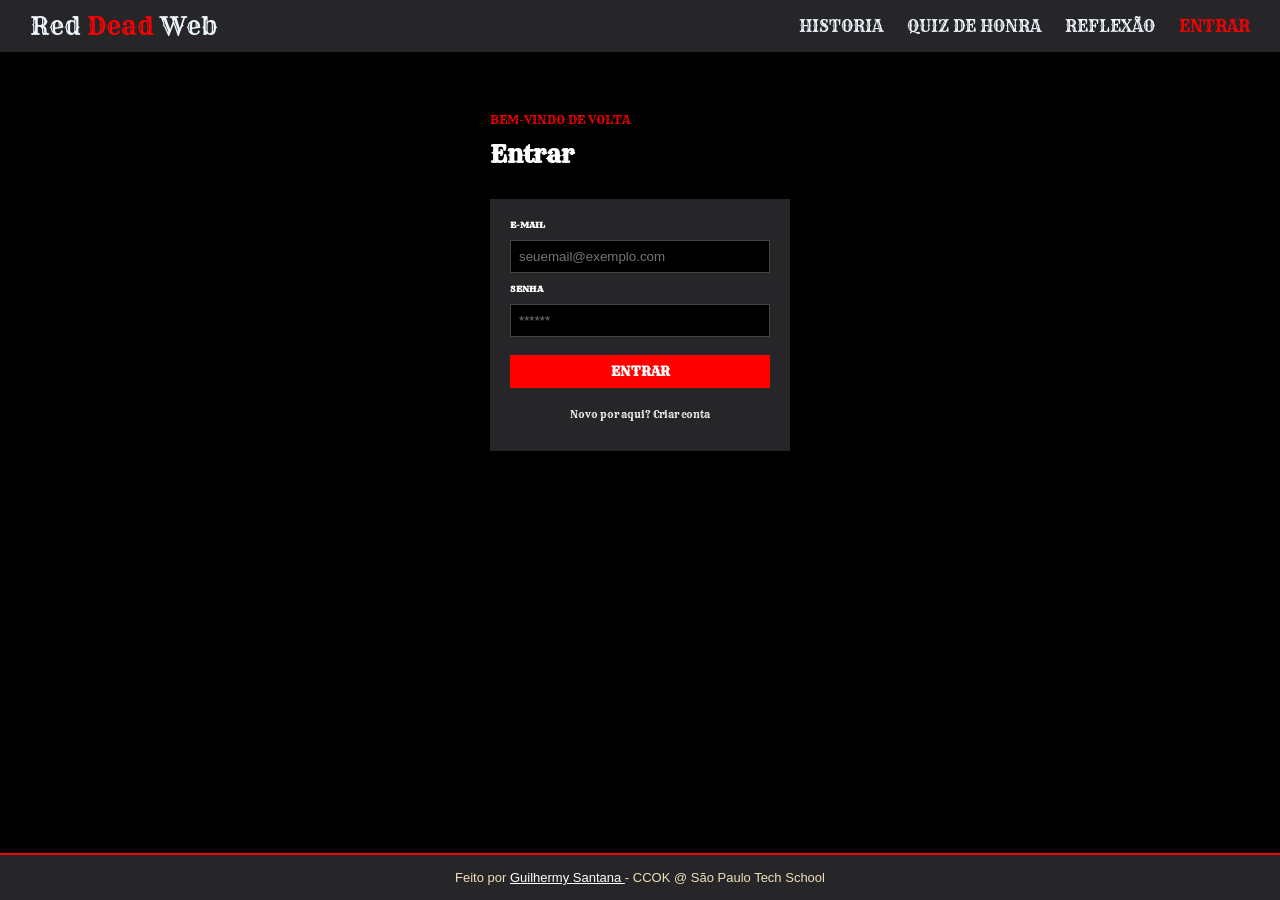
<file: public/tela_login.html>
<!DOCTYPE html>
<html lang="pt-BR">

<head>
  <meta charset="UTF-8">
  <meta name="viewport" content="width=device-width, initial-scale=1.0">
  <title>Login</title>

  <link rel="stylesheet" href="css/style.css">
  <link rel="icon" type="image/png" href="assets/favicon.png">

  <link rel="preconnect" href="https://fonts.googleapis.com">
  <link rel="preconnect" href="https://fonts.gstatic.com" crossorigin>
  <link href="https://fonts.googleapis.com/css2?family=Rye&display=swap" rel="stylesheet">
</head>

<body>

  <header class="header">
    <section>
      <div class="logo">
        <a href="index.html">Red <span class="logo-red">Dead</span> Web</a>
      </div>

      <nav class="nav-links">
        <a href="tela_historia.html">HISTORIA</a>
        <a href="tela_quiz.html">QUIZ DE HONRA</a>
        <a href="tela_reflexao.html">REFLEXÃO</a>
        <a href="tela_login.html" class="entrar" id="linkPerfil">ENTRAR</a>
        <a href="#" class="entrar" id="linkSair" onclick="limparSessao()" style="display: none;">SAIR</a>
      </nav>
    </section>
  </header>

  <div class="login">

    <p class="subtitulo">BEM-VINDO DE VOLTA</p>
    <h1>Entrar</h1>

    <div class="caixa">

      <label for="ipt_email">E-MAIL</label>
      <input type="text" id="ipt_email" placeholder="seuemail@exemplo.com">
      <p id="erro_email"></p>

      <label for="ipt_senha" id="senha">SENHA</label>
      <input type="password" id="ipt_senha" placeholder="******">
      <p id="erro_senha"></p>

      <span class="erro" id="erro"></span>

      <div id="div_aguardar" class="loading-div" style="display: none;">
        <img src="assets/circle-loading.gif" id="loading-gif">
      </div>

      <div id="div_erros_login"></div>
      <button onclick="entrar()" class="button-entrar">ENTRAR</button>
      <p class="link-cadastro">
        Novo por aqui?
        <a href="tela_cadastro.html" class="criar-conta">Criar conta</a>
      </p>
    </div>
  </div>
  <footer class="footer">
    <p>
      Feito por
      <a href="https://github.com/guilhermysantana" target="_blank">
        Guilhermy Santana
      </a>
      - CCOK @ São Paulo Tech School
    </p>
  </footer>
  <script src="js/sessao.js"></script>
  <script src="js/login.js"></script>
</body>

</html>
</file>
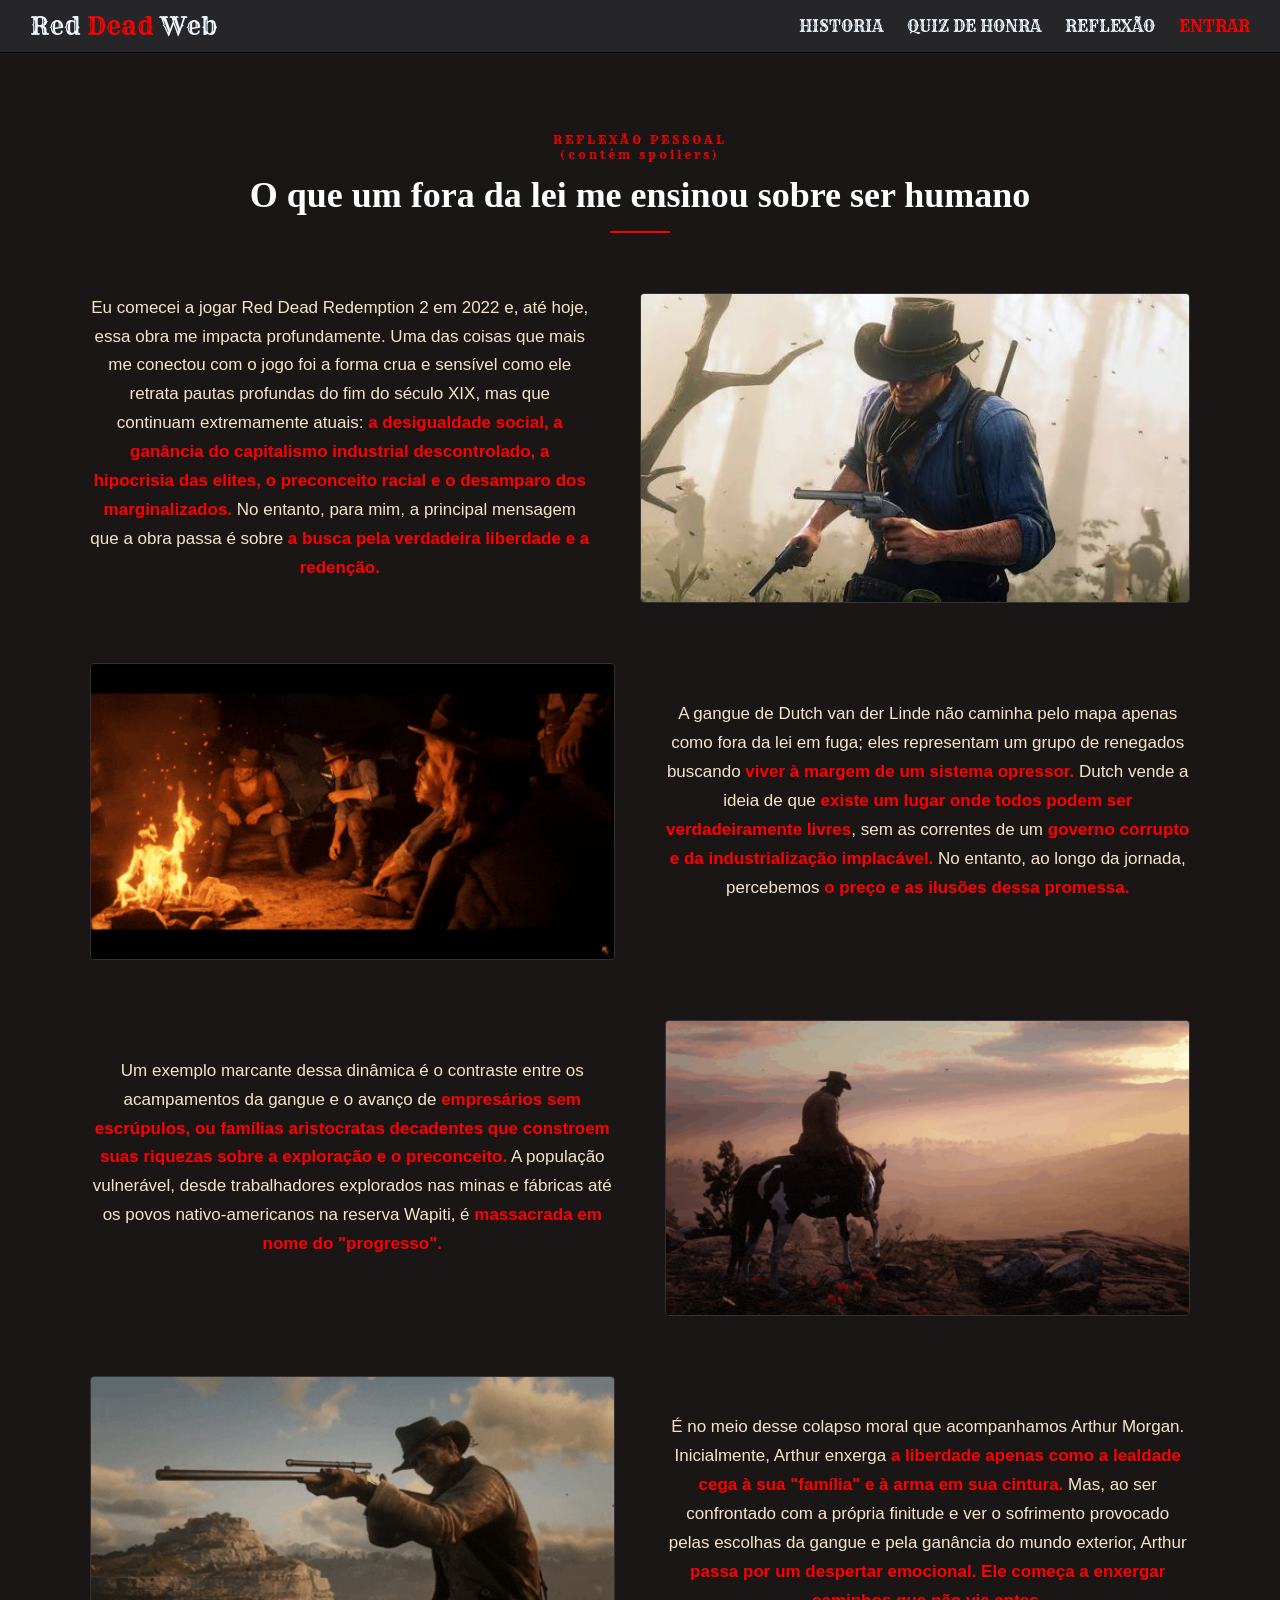
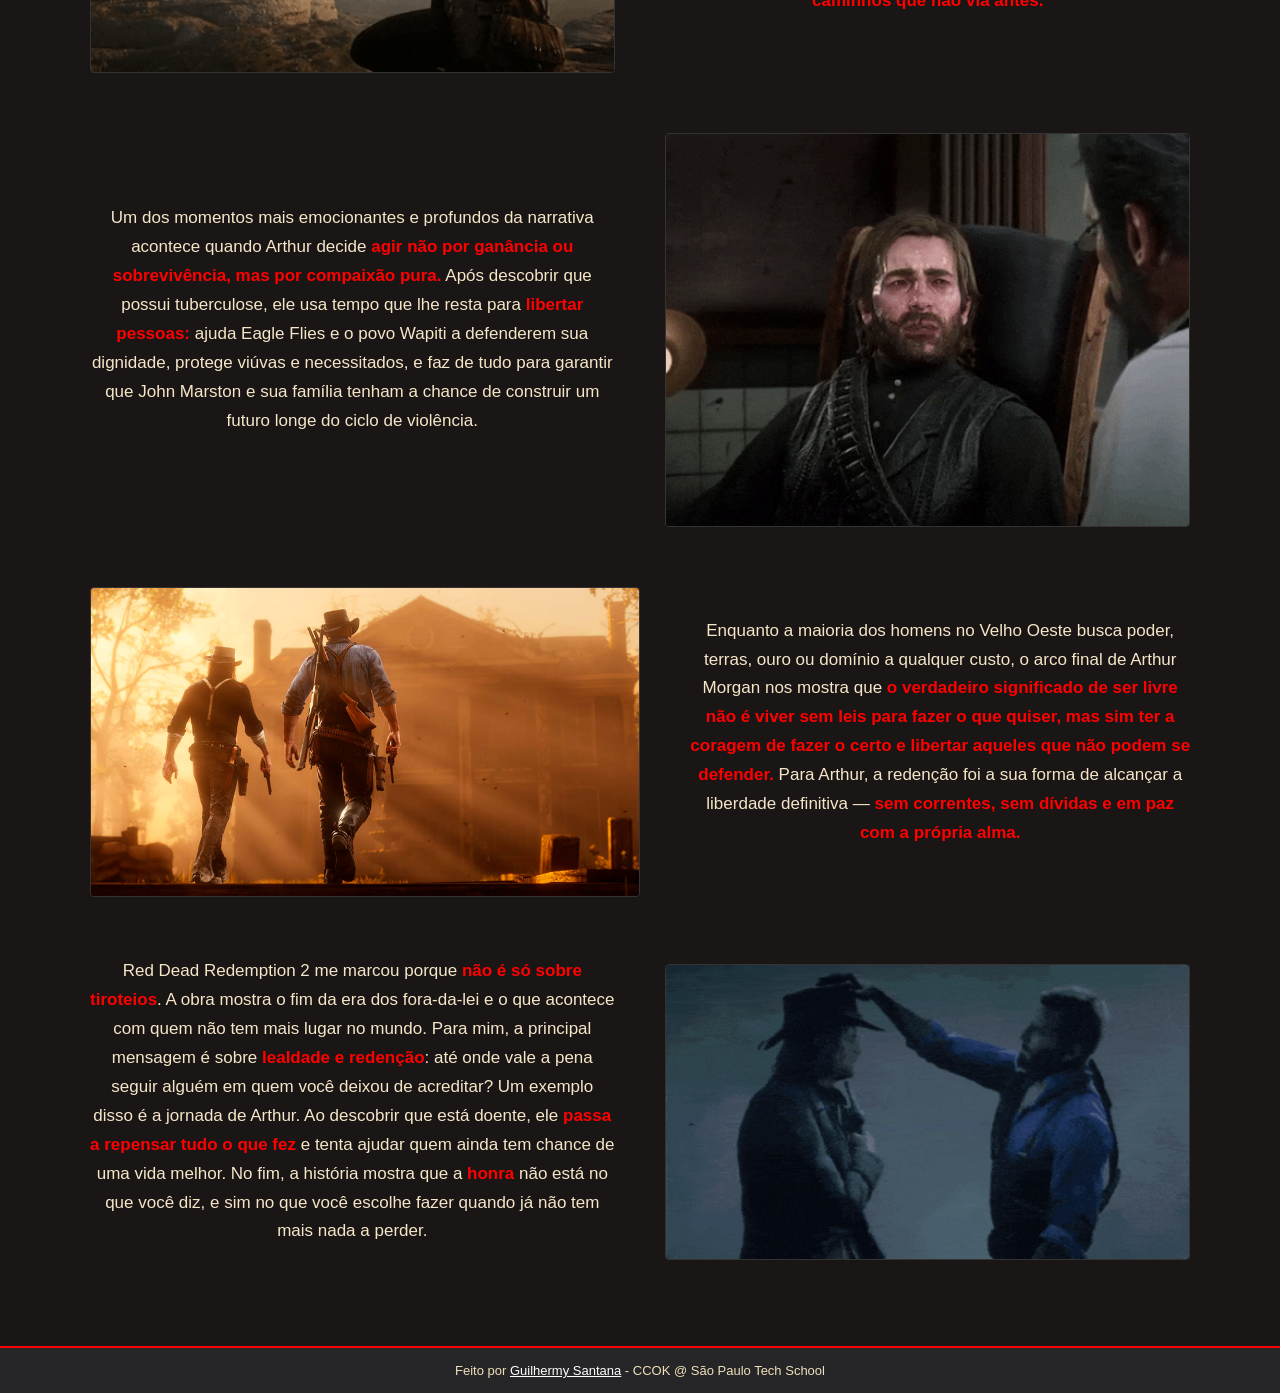
<file: public/tela_reflexao.html>
<!DOCTYPE html>
<html lang="pt-BR">

<head>
  <meta charset="UTF-8">
  <meta name="viewport" content="width=device-width, initial-scale=1.0">
  <title>Reflexão</title>
  <link rel="stylesheet" href="css/style.css">
  <link rel="icon" type="image/png" href="assets/favicon.png">
  <link rel="preconnect" href="https://fonts.googleapis.com">
  <link rel="preconnect" href="https://fonts.gstatic.com" crossorigin>
  <link href="https://fonts.googleapis.com/css2?family=Rye&display=swap" rel="stylesheet">
</head>

<body>
  <header class="header">
    <section>
      <div class="logo">
        <a href="index.html">Red <span class="logo-red">Dead</span> Web</a>
      </div>
      <nav class="nav-links">
        <a href="tela_historia.html">HISTORIA</a>
        <a href="tela_quiz.html">QUIZ DE HONRA</a>
        <a href="tela_reflexao.html">REFLEXÃO</a>
        <a href="tela_login.html" class="entrar" id="linkPerfil">ENTRAR</a>
        <a href="#" class="entrar" id="linkSair" onclick="limparSessao()" style="display: none;">SAIR</a>
      </nav>
    </section>
  </header>

  <section class="section-reflexao">

    <p class="rotulo">REFLEXÃO PESSOAL<br>(contém spoilers)</p>
    <h2>O que um fora da lei me ensinou sobre ser humano</h2>
    <div class="linha"></div>

    <div class="reflexao-bloco">
      <div class="reflexao-texto">
        <p>Eu comecei a jogar Red Dead Redemption 2 em 2022 e, até hoje, essa obra me impacta profundamente. Uma das
          coisas que mais me conectou com o jogo foi a forma crua e sensível como ele retrata pautas profundas do fim do
          século XIX, mas que continuam extremamente atuais: <span class="destaque">a desigualdade social, a ganância do
            capitalismo industrial
            descontrolado, a hipocrisia das elites, o preconceito racial e o desamparo dos marginalizados.</span> No
          entanto,
          para mim, a principal mensagem que a obra passa é sobre <span class="destaque">a busca pela verdadeira
            liberdade e a redenção.</span> </p>
      </div>
      <img src="assets/img_reflexao1.jpg">
    </div>

    <div class="reflexao-bloco inverso">
      <div class="reflexao-texto">
        <p>A gangue de Dutch van der Linde não caminha pelo mapa apenas como fora da lei em fuga; eles representam um
          grupo de renegados buscando <span class="destaque">viver à margem de um sistema opressor.</span> Dutch vende a
          ideia de que <span class="destaque">existe um lugar
            onde todos podem ser verdadeiramente livres</span>, sem as correntes de um <span class="destaque">governo
            corrupto e da industrialização
            implacável.</span> No entanto, ao longo da jornada, percebemos <span class="destaque">o preço e as ilusões
            dessa promessa.</span> </p>
      </div>
      <img src="assets/gif_reflexao2.gif">
    </div>

    <div class="reflexao-bloco">
      <div class="reflexao-texto">
        <p>Um exemplo marcante dessa dinâmica é o contraste entre os acampamentos da gangue e o avanço de <span
            class="destaque">empresários
            sem escrúpulos, ou famílias aristocratas decadentes que constroem suas riquezas
            sobre a exploração e o preconceito.</span> A população vulnerável, desde trabalhadores explorados nas minas
          e
          fábricas até os povos nativo-americanos na reserva Wapiti, é <span class="destaque">massacrada em nome do
            "progresso".</span></p>
      </div>
      <img src="assets/gif_reflexao3.gif">
    </div>

    <div class="reflexao-bloco inverso">
      <div class="reflexao-texto">
        <p>É no meio desse colapso moral que acompanhamos Arthur Morgan. Inicialmente, Arthur enxerga <span
            class="destaque">a liberdade apenas
            como a lealdade cega à sua "família" e à arma em sua cintura.</span> Mas, ao ser confrontado com a própria
          finitude e
          ver o sofrimento provocado pelas escolhas da gangue e pela ganância do mundo exterior, Arthur <span
            class="destaque">passa por um
            despertar emocional. Ele começa a enxergar caminhos que não via antes. </span></p>
      </div>
      <img src="assets/gif_reflexao4.gif">
    </div>

    <div class="reflexao-bloco">
      <div class="reflexao-texto">
        <p>Um dos momentos mais emocionantes e profundos da narrativa acontece quando Arthur decide <span
            class="destaque">agir não por
            ganância ou sobrevivência, mas por compaixão pura.</span> Após descobrir que possui tuberculose, ele usa
          tempo que
          lhe resta para <span class="destaque">libertar pessoas:</span> ajuda Eagle Flies e o povo Wapiti a defenderem
          sua dignidade, protege viúvas
          e necessitados, e faz de tudo para garantir que John Marston e sua família tenham a chance de construir um
          futuro longe do ciclo de violência.
        </p>
      </div>
      <img src="assets/gif_reflexao5.gif">
    </div>

    <div class="reflexao-bloco inverso">
      <div class="reflexao-texto">
        <p>Enquanto a maioria dos homens no Velho Oeste busca poder, terras, ouro ou domínio a qualquer custo, o arco
          final de Arthur Morgan nos mostra que <span class="destaque">o verdadeiro significado de ser livre não é viver
            sem leis para fazer o
            que quiser, mas sim ter a coragem de fazer o certo e libertar aqueles que não podem se defender.</span> Para
          Arthur,
          a redenção foi a sua forma de alcançar a liberdade definitiva — <span class="destaque">sem correntes, sem
            dívidas e em paz com a
            própria alma. </span></p>
      </div>
      <img src="assets/img_reflexao6.jpg">
    </div>

    <div class="reflexao-bloco">
      <div class="reflexao-texto">
        <p>Red Dead Redemption 2 me marcou porque <span class="destaque">não é só sobre tiroteios</span>. A obra mostra
          o fim da era dos fora-da-lei e o que acontece com quem não tem mais lugar no mundo. Para mim, a principal
          mensagem é sobre <span class="destaque">lealdade e redenção</span>: até onde vale a pena seguir alguém em quem
          você deixou de acreditar? Um exemplo disso é a jornada de Arthur. Ao descobrir que está doente, ele <span
            class="destaque">passa a repensar tudo o que fez</span> e tenta ajudar quem ainda tem chance de uma vida
          melhor. No fim, a história mostra que a <span class="destaque">honra</span> não está no que você diz, e sim no
          que você escolhe fazer quando já não tem mais nada a perder.</p>
      </div>
      <img src="assets/gif_reflexao7.gif">
    </div>

  </section>

  <footer class="footer">
    <p>Feito por <a href="https://github.com/guilhermysantana" target="_blank">Guilhermy Santana</a> - CCOK @ São Paulo
      Tech School</p>
  </footer>
</body>
<script src="js/sessao.js"></script>

</html>
</file>
<file: public/css/style.css>
* {
    box-sizing: border-box;
}

body {
    margin: 0;
    padding: 0;
    font-family: 'Rye', serif;
    background-color: black;
    color: white;
    min-height: 100vh;
    display: flex;
    flex-direction: column;
}

/* Elementos comuns */

.rotulo {
    color: red;
    font-size: 12px;
    letter-spacing: 3px;
}

.linha {
    width: 60px;
    height: 2px;
    background-color: red;
}

.section-sobre,
.section-mapa,
.section-historia {
    background-color: #111;
    padding: 80px 7vw;
}

.section-sobre h2,
.section-mapa h2,
.section-historia h2,
.section-cidades h2,
.section-reflexao h2 {
    font-size: 36px;
    margin: 0 0 15px;
}

.section-sobre h2,
.section-mapa h2,
.section-historia h2,
.section-cidades h2 {
    font-family: 'Rye', sans-serif;
}

.section-reflexao h2 {
    font-family: Georgia, serif;
}

/* Nav */

.header {
    position: fixed;
    top: 0;
    left: 0;
    right: 0;
    z-index: 99;
    border-bottom: 1px solid #000;
}

.header section {
    display: flex;
    align-items: center;
    justify-content: space-between;
    background-color: #262629;
    padding: 10px;
}

.header a {
    text-decoration: none;
    color: aliceblue;
}

.nav-links {
    display: flex;
    gap: 24px;
    align-items: center;
    padding: 0 20px;
}

.nav-links a:hover {
    color: #a6a6a69f;
}

.nav-links .entrar {
    color: red;
}

.nav-links .entrar:hover {
    color: rgba(255, 0, 0, 0.459);
}

.logo-red {
    color: red;
}

.logo-red:hover {
    color: white;
}

.logo {
    font-size: 25px;
    padding: 0 20px;
}

.logo a:hover {
    color: rgba(255, 0, 0, 0.468);
}

@media (max-width: 800px) {
    .header {
        font-size: 12px;
    }
}

/* Footer */

.footer {
    background-color: #262629;
    border-top: 2px solid red;
    padding: 15px 7vw;
    text-align: center;
    margin-top: auto;
}

.footer p {
    color: #f0e0b8;
    font-family: Arial, sans-serif;
    font-size: 13px;
    margin: 0;
}

.footer a {
    color: white;
    text-decoration: underline;
    transition: color 0.3s;
}

.footer a:hover {
    color: red;
}

/* Tela de inicio */

.section-content {
    background-image:
        linear-gradient(rgba(0, 0, 0, .55), rgba(0, 0, 0, .55)), url("../assets/background.jpg");
    background-size: cover;
    background-position: center;
    min-height: 100vh;
    padding: 120px 7vw 80px;
    display: flex;
    align-items: center;
}

.hero h2 {
    font-size: 15px;
}

.hero h1 {
    margin: 12px 0 20px;
    font-size: 50px;
}

.hero p {
    max-width: 600px;
}

.button {
    display: inline-block;
    text-decoration: none;
    font-size: 20px;
    padding: 10px 20px;
    border-radius: 2px;
    border: 1px solid black;
    background-color: white;
    color: black;
}

/* Sobre a obra */

.sobre {
    display: flex;
    gap: 40px;
    margin-top: 40px;
}

.sobre-esquerda {
    width: 55%;
    font-family: Arial, sans-serif;
    color: #b8a98f;
    line-height: 1.6;
}

.sobre-esquerda p {
    margin: 0 0 15px;
}

.ficha {
    background-color: #1a1616;
    border: 1px solid #333;
    border-radius: 6px;
    padding: 10px 20px;
    margin-top: 25px;
    transition: border-color 0.3s;
}

.ficha:hover {
    border-color: red;
}

.ficha-item {
    display: flex;
    justify-content: space-between;
    padding: 12px 0;
    border-bottom: 1px solid #333;
}

.ficha-item:last-child {
    border-bottom: none;
}

.ficha-titulo {
    color: red;
    font-size: 12px;
    letter-spacing: 2px;
}

.ficha-valor {
    font-size: 14px;
    text-align: right;
}

.sobre-direita {
    width: 35%;
}

.capa {
    background-color: #1a1616;
    border: 1px solid #333;
    border-radius: 6px;
    padding: 20px;
    text-align: center;
    transition: border-color 0.3s;
}

.capa:hover {
    border-color: red;
}

.capa img {
    height: 350px;
    border-radius: 4px;
    display: block;
    margin: 0 auto;
}

.numeros {
    display: grid;
    grid-template-columns: repeat(2, 1fr);
    gap: 20px;
    margin-top: 25px;
    font-family: Arial, sans-serif;
}

.numero {
    border-left: 2px solid red;
    padding-left: 15px;
}

.numero h3 {
    font-family: Georgia, serif;
    font-size: 28px;
    color: #f0e0b8;
    margin: 0 0 5px;
}

.numero p {
    color: #b8a98f;
    font-size: 12px;
    letter-spacing: 1px;
    margin: 0;
}

/* Tela de personagens */

.section-personagens {
    background-color: #1a1616;
    padding: 120px 7vw 80px;
}

.gangue {
    display: flex;
    align-items: center;
    gap: 50px;
    margin-bottom: 80px;
}

.gangue img {
    width: 50%;
    border-radius: 4px;
    display: block;
}

.gangue-texto {
    width: 50%;
    color: #b8a98f;
    line-height: 1.6;
}

.gangue-texto h2 {
    font-family: 'Rye', sans-serif;
    color: white;
}

.gangue-texto p {
    font-family: Arial, sans-serif;
}

.gangue-texto .rotulo {
    font-family: 'Rye', sans-serif;
    margin-bottom: 8px;
}

.gangue-texto .linha {
    margin-bottom: 20px;
}

.personagens .rotulo {
    font-size: 20px;
}

/* Cards (personagens e cidades) */

.card,
.cidade {
    background-color: #1a1616;
    border: 1px solid #333;
    border-radius: 4px;
    overflow: hidden;
    transition: border-color 0.3s;
}

.card:hover,
.cidade:hover {
    border-color: red;
}

.card img {
    width: 100%;
    height: auto;
    display: block;
}

.card-texto {
    padding: 20px;
    font-family: Arial, sans-serif;
}

.card-texto h3 {
    font-family: 'Rye', sans-serif;
    font-size: 22px;
    margin: 0 0 5px;
}

.card-texto .funcao {
    color: red;
    font-size: 11px;
    letter-spacing: 1px;
}

.card-texto .linha {
    margin-bottom: 15px;
}

.card-texto p {
    color: #b8a98f;
    font-size: 14px;
    line-height: 1.6;
    margin: 0;
}

/* Carrossel dos personagens e das cidades */

.carrossel-personagens,
.carrossel-cidades {
    display: flex;
    align-items: stretch;
    justify-content: center;
    gap: 30px;
    margin-top: 40px;
}

.carrossel-personagens .card,
.carrossel-cidades .cidade {
    flex: 1;
}

.carrossel-personagens .seta,
.carrossel-cidades .seta {
    align-self: center;
    width: auto;
    margin: 0;
    padding: 0;
    background: none;
    font-size: 36px;
    color: red;
}

.carrossel-personagens .seta:hover,
.carrossel-cidades .seta:hover {
    background: none;
    color: #f0e0b8;
}

/* Mapa */

.mapa {
    display: flex;
    align-items: flex-start;
    gap: 40px;
    margin-top: 40px;
}

.mapa img {
    width: 50%;
    border-radius: 4px;
    border: 1px solid #333;
    display: block;
}

.lista-estados {
    width: 40%;
    font-family: Arial, sans-serif;
}

.estado {
    border-left: 2px solid red;
    padding-left: 15px;
    margin-bottom: 20px;
}

.estado h3 {
    font-family: 'Rye', sans-serif;
    font-size: 20px;
    color: #f0e0b8;
    margin: 0 0 5px;
}

.estado p {
    color: #b8a98f;
    font-size: 14px;
    line-height: 1.5;
    margin: 0;
}

/* Cidades */

.section-cidades {
    background-color: #1a1616;
    padding: 80px 7vw;
}

.intro {
    font-family: Arial, sans-serif;
    color: #b8a98f;
    line-height: 1.6;
    max-width: 700px;
    margin: 25px 0 0;
}

.cidade img {
    width: 100%;
    height: 240px;
    object-fit: cover;
    display: block;
}

.cidade-texto {
    padding: 20px;
    text-align: center;
    font-family: Arial, sans-serif;
}

.cidade-texto h3 {
    font-family: 'Rye', sans-serif;
    font-size: 22px;
    color: #f0e0b8;
    margin: 0 0 8px;
}

.cidade-texto .estado-cidade {
    color: red;
    font-size: 10px;
    letter-spacing: 2px;
    margin: 0 0 12px;
}

.cidade-texto .linha {
    margin: 0 auto 15px;
}

.cidade-texto p {
    color: #b8a98f;
    font-size: 13px;
    line-height: 1.6;
    margin: 0;
}

/* A história */

.lista-capitulos {
    margin-top: 40px;
}

.capitulo {
    display: flex;
    align-items: flex-start;
    gap: 25px;
    border-left: 2px solid red;
    padding: 0 0 0 20px;
    margin-bottom: 25px;
}

.circulo {
    width: 46px;
    height: 46px;
    border: 2px solid red;
    border-radius: 50%;
    background-color: #f5e6c8;
    color: #1a1616;
    font-family: Georgia, serif;
    font-weight: bold;
    display: flex;
    align-items: center;
    justify-content: center;
    flex-shrink: 0;
}

.capitulo-texto {
    font-family: Arial, sans-serif;
}

.capitulo-texto h3 {
    font-family: 'Rye', sans-serif;
    font-size: 20px;
    color: #f0e0b8;
    margin: 0 0 5px;
}

.cap-numero {
    color: red;
    font-family: Arial, sans-serif;
    font-size: 11px;
    letter-spacing: 1px;
    margin-left: 8px;
}

.capitulo-texto .local {
    color: #b8a98f;
    font-size: 11px;
    letter-spacing: 1px;
    margin: 0 0 8px;
}

.capitulo-texto .resumo {
    color: #b8a98f;
    font-size: 14px;
    line-height: 1.5;
    margin: 0;
}

/* Tela de Reflexão */

.section-reflexao {
    background-color: #1a1616;
    padding: 120px 7vw 80px;
    text-align: center;
}

.section-reflexao .linha {
    margin: 0 auto;
}

.reflexao-bloco {
    display: flex;
    align-items: center;
    gap: 50px;
    margin-top: 60px;
}

.reflexao-bloco.inverso {
    flex-direction: row-reverse;
}

.reflexao-texto {
    width: 50%;
    font-family: Arial, sans-serif;
    font-size: 17px;
    line-height: 1.7;
    color: #f5e6c8;
}

.reflexao-texto p {
    margin: 0 0 20px;
}

.destaque {
    color: red;
    font-weight: bold;
}

.reflexao-bloco img {
    width: 50%;
    border-radius: 4px;
    border: 1px solid #333;
    display: block;
}

/* Login e cadastro (partes iguais) */

.login h1,
.cadastro h1 {
    font-size: 24px;
    margin: 10px 0 30px;
}

.subtitulo,
.subtitulo-cadastro {
    color: red;
    font-size: 12px;
}

.caixa {
    background-color: #262629;
    padding: 20px;
}

.caixa label {
    display: block;
    font-size: 9px;
    font-weight: bold;
    margin-bottom: 6px;
}

.caixa p {
    font-size: 10px;
}

.caixa span {
    font-size: 12px;
}

.caixa #senha {
    margin-top: 8px;
}

input {
    width: 100%;
    padding: 8px;
    background-color: black;
    color: white;
    border: 1px solid #444;
}

button {
    width: 100%;
    padding: 8px;
    background-color: red;
    font-family: 'Rye', serif;
    color: white;
    font-weight: bold;
    border: none;
    cursor: pointer;
    margin-top: 8px;
}

button:hover {
    background-color: rgba(255, 0, 0, 0.586);
    color: black;
}

.link-cadastro,
.link-entrar {
    text-align: center;
    margin-top: 20px;
}

.link-cadastro a,
.link-entrar a {
    color: white;
    text-decoration: none;
}

.link-cadastro a:hover,
.link-entrar a:hover {
    color: red;
}

/* Tela de Login */

.login {
    width: 300px;
    margin: 100px auto;
}

.login label {
    height: 15px;
}

/* Tela de cadastro */

.cadastro {
    width: 300px;
    margin: 60px auto;
}

.regra_senha {
    font-family: 'Open Sans', sans-serif;
    font-size: 20px;
}

/* Tela do Quiz*/

.quiz {
    flex: 1;
    padding: 100px 7vw 60px;
    font-family: Arial, sans-serif;
}

.quiz-caixa {
    max-width: 700px;
    margin: 0 auto;
    background-color: #1a1616;
    border: 1px solid #333;
    border-radius: 6px;
    padding: 30px;
}

.quiz-caixa h1 {
    font-size: 30px;
    margin: 10px 0 15px;
}

.quiz-caixa h2 {
    font-family: Georgia, serif;
    font-size: 24px;
    line-height: 1.4;
    margin: 25px 0 20px;
}

.quiz-texto {
    color: #b8a98f;
    line-height: 1.6;
    margin: 20px 0 25px;
}

.barra {
    height: 6px;
    background-color: #333;
    border-radius: 3px;
    margin-top: 12px;
}

.barra-cheia {
    width: 0;
    height: 100%;
    background-color: red;
    border-radius: 3px;
    transition: width 0.3s;
}

.opcao {
    display: block;
    margin-bottom: 12px;
    cursor: pointer;
}

.opcao input {
    display: none;
}

.opcao span {
    display: block;
    padding: 14px 16px;
    background-color: #111;
    border: 1px solid #333;
    border-radius: 4px;
    line-height: 1.5;
    transition: border-color 0.3s;
}

.opcao span:hover {
    border-color: red;
}

.opcao input:checked + span {
    border-color: red;
    background-color: #2a1414;
}

.botao-quiz {
    width: auto;
    padding: 12px 24px;
    margin: 15px 12px 0 0;
    border-radius: 2px;
}

.botao-quiz:hover {
    background-color: #8b0000;
    color: white;
}

.botao-claro {
    background-color: #f5e6c8;
    color: #1a1616;
}

.botao-claro:hover {
    background-color: #e0cfae;
    color: #1a1616;
}

.resultado-topo {
    display: flex;
    gap: 25px;
    margin-top: 20px;
}

.resultado-topo img {
    width: 220px;
    height: 150px;
    object-fit: cover;
    object-position: top;
    border: 1px solid #333;
    border-radius: 4px;
}

.resultado-topo h2 {
    color: #f0e0b8;
    margin: 0 0 10px;
}

.resultado-numeros {
    display: flex;
    gap: 40px;
    padding: 20px 0 10px;
    border-top: 1px solid #333;
}

.res-titulo {
    color: #b8a98f;
    font-size: 11px;
    letter-spacing: 2px;
    margin: 0 0 6px;
}

.res-valor {
    font-family: Georgia, serif;
    font-size: 24px;
    color: #f0e0b8;
    margin: 0;
}
</file>
<file: css/style.css>
* {
    box-sizing: border-box;
}

body {
    margin: 0;
    padding: 0;
    font-family: 'Rye', serif;
    background-color: black;
    color: white;
    min-height: 100vh;
    display: flex;
    flex-direction: column;
}

/* Elementos comuns */

.rotulo {
    color: red;
    font-size: 12px;
    letter-spacing: 3px;
}

.linha {
    width: 60px;
    height: 2px;
    background-color: red;
}

.section-sobre,
.section-mapa,
.section-historia {
    background-color: #111;
    padding: 80px 7vw;
}

.section-sobre h2,
.section-mapa h2,
.section-historia h2,
.section-cidades h2,
.section-reflexao h2 {
    font-size: 36px;
    margin: 0 0 15px;
}

.section-sobre h2,
.section-mapa h2,
.section-historia h2,
.section-cidades h2 {
    font-family: 'Rye', sans-serif;
}

.section-reflexao h2 {
    font-family: Georgia, serif;
}

/* Nav */

.header {
    position: fixed;
    top: 0;
    left: 0;
    right: 0;
    z-index: 99;
    border-bottom: 1px solid #000;
}

.header section {
    display: flex;
    align-items: center;
    justify-content: space-between;
    background-color: #262629;
    padding: 10px;
}

.header a {
    text-decoration: none;
    color: aliceblue;
}

.nav-links {
    display: flex;
    gap: 24px;
    align-items: center;
    padding: 0 20px;
}

.nav-links a:hover {
    color: #a6a6a69f;
}

.nav-links .entrar {
    color: red;
}

.nav-links .entrar:hover {
    color: rgba(255, 0, 0, 0.459);
}

.logo-red {
    color: red;
}

.logo-red:hover {
    color: white;
}

.logo {
    font-size: 25px;
    padding: 0 20px;
}

.logo a:hover {
    color: rgba(255, 0, 0, 0.468);
}

@media (max-width: 800px) {
    .header {
        font-size: 12px;
    }
}

/* Footer */

.footer {
    background-color: #262629;
    border-top: 2px solid red;
    padding: 15px 7vw;
    text-align: center;
    margin-top: auto;
}

.footer p {
    color: #f0e0b8;
    font-family: Arial, sans-serif;
    font-size: 13px;
    margin: 0;
}

.footer a {
    color: white;
    text-decoration: underline;
    transition: color 0.3s;
}

.footer a:hover {
    color: red;
}

/* Tela de inicio */

.section-content {
    background-image:
        linear-gradient(rgba(0, 0, 0, .55), rgba(0, 0, 0, .55)), url("../img/background.jpg");
    background-size: cover;
    background-position: center;
    min-height: 100vh;
    padding: 120px 7vw 80px;
    display: flex;
    align-items: center;
}

.hero h2 {
    font-size: 15px;
}

.hero h1 {
    margin: 12px 0 20px;
    font-size: 50px;
}

.hero p {
    max-width: 600px;
}

.button {
    display: inline-block;
    text-decoration: none;
    font-size: 20px;
    padding: 10px 20px;
    border-radius: 2px;
    border: 1px solid black;
    background-color: white;
    color: black;
}

/* Sobre a obra */

.sobre {
    display: flex;
    gap: 40px;
    margin-top: 40px;
}

.sobre-esquerda {
    width: 55%;
    font-family: Arial, sans-serif;
    color: #b8a98f;
    line-height: 1.6;
}

.sobre-esquerda p {
    margin: 0 0 15px;
}

.ficha {
    background-color: #1a1616;
    border: 1px solid #333;
    border-radius: 6px;
    padding: 10px 20px;
    margin-top: 25px;
    transition: border-color 0.3s;
}

.ficha:hover {
    border-color: red;
}

.ficha-item {
    display: flex;
    justify-content: space-between;
    padding: 12px 0;
    border-bottom: 1px solid #333;
}

.ficha-item:last-child {
    border-bottom: none;
}

.ficha-titulo {
    color: red;
    font-size: 12px;
    letter-spacing: 2px;
}

.ficha-valor {
    font-size: 14px;
    text-align: right;
}

.sobre-direita {
    width: 35%;
}

.capa {
    background-color: #1a1616;
    border: 1px solid #333;
    border-radius: 6px;
    padding: 20px;
    text-align: center;
    transition: border-color 0.3s;
}

.capa:hover {
    border-color: red;
}

.capa img {
    height: 350px;
    border-radius: 4px;
    display: block;
    margin: 0 auto;
}

.numeros {
    display: grid;
    grid-template-columns: repeat(2, 1fr);
    gap: 20px;
    margin-top: 25px;
    font-family: Arial, sans-serif;
}

.numero {
    border-left: 2px solid red;
    padding-left: 15px;
}

.numero h3 {
    font-family: Georgia, serif;
    font-size: 28px;
    color: #f0e0b8;
    margin: 0 0 5px;
}

.numero p {
    color: #b8a98f;
    font-size: 12px;
    letter-spacing: 1px;
    margin: 0;
}

/* Tela de personagens */

.section-personagens {
    background-color: #1a1616;
    padding: 120px 7vw 80px;
}

.gangue {
    display: flex;
    align-items: center;
    gap: 50px;
    margin-bottom: 80px;
}

.gangue img {
    width: 50%;
    border-radius: 4px;
    display: block;
}

.gangue-texto {
    width: 50%;
    color: #b8a98f;
    line-height: 1.6;
}

.gangue-texto h2 {
    font-family: 'Rye', sans-serif;
    color: white;
}

.gangue-texto p {
    font-family: Arial, sans-serif;
}

.gangue-texto .rotulo {
    font-family: 'Rye', sans-serif;
    margin-bottom: 8px;
}

.gangue-texto .linha {
    margin-bottom: 20px;
}

.personagens .rotulo {
    font-size: 20px;
}

/* Cards (personagens e cidades) */

.card,
.cidade {
    background-color: #1a1616;
    border: 1px solid #333;
    border-radius: 4px;
    overflow: hidden;
    transition: border-color 0.3s;
}

.card:hover,
.cidade:hover {
    border-color: red;
}

.card img {
    width: 100%;
    height: auto;
    display: block;
}

.card-texto {
    padding: 20px;
    font-family: Arial, sans-serif;
}

.card-texto h3 {
    font-family: 'Rye', sans-serif;
    font-size: 22px;
    margin: 0 0 5px;
}

.card-texto .funcao {
    color: red;
    font-size: 11px;
    letter-spacing: 1px;
}

.card-texto .linha {
    margin-bottom: 15px;
}

.card-texto p {
    color: #b8a98f;
    font-size: 14px;
    line-height: 1.6;
    margin: 0;
}

/* Carrossel dos personagens e das cidades */

.carrossel-personagens,
.carrossel-cidades {
    display: flex;
    align-items: stretch;
    justify-content: center;
    gap: 30px;
    margin-top: 40px;
}

.carrossel-personagens .card,
.carrossel-cidades .cidade {
    flex: 1;
}

.carrossel-personagens .seta,
.carrossel-cidades .seta {
    align-self: center;
    width: auto;
    margin: 0;
    padding: 0;
    background: none;
    font-size: 36px;
    color: red;
}

.carrossel-personagens .seta:hover,
.carrossel-cidades .seta:hover {
    background: none;
    color: #f0e0b8;
}

/* Mapa */

.mapa {
    display: flex;
    align-items: flex-start;
    gap: 40px;
    margin-top: 40px;
}

.mapa img {
    width: 50%;
    border-radius: 4px;
    border: 1px solid #333;
    display: block;
}

.lista-estados {
    width: 40%;
    font-family: Arial, sans-serif;
}

.estado {
    border-left: 2px solid red;
    padding-left: 15px;
    margin-bottom: 20px;
}

.estado h3 {
    font-family: 'Rye', sans-serif;
    font-size: 20px;
    color: #f0e0b8;
    margin: 0 0 5px;
}

.estado p {
    color: #b8a98f;
    font-size: 14px;
    line-height: 1.5;
    margin: 0;
}

/* Cidades */

.section-cidades {
    background-color: #1a1616;
    padding: 80px 7vw;
}

.intro {
    font-family: Arial, sans-serif;
    color: #b8a98f;
    line-height: 1.6;
    max-width: 700px;
    margin: 25px 0 0;
}

.cidade img {
    width: 100%;
    height: 240px;
    object-fit: cover;
    display: block;
}

.cidade-texto {
    padding: 20px;
    text-align: center;
    font-family: Arial, sans-serif;
}

.cidade-texto h3 {
    font-family: 'Rye', sans-serif;
    font-size: 22px;
    color: #f0e0b8;
    margin: 0 0 8px;
}

.cidade-texto .estado-cidade {
    color: red;
    font-size: 10px;
    letter-spacing: 2px;
    margin: 0 0 12px;
}

.cidade-texto .linha {
    margin: 0 auto 15px;
}

.cidade-texto p {
    color: #b8a98f;
    font-size: 13px;
    line-height: 1.6;
    margin: 0;
}

/* A história */

.lista-capitulos {
    margin-top: 40px;
}

.capitulo {
    display: flex;
    align-items: flex-start;
    gap: 25px;
    border-left: 2px solid red;
    padding: 0 0 0 20px;
    margin-bottom: 25px;
}

.circulo {
    width: 46px;
    height: 46px;
    border: 2px solid red;
    border-radius: 50%;
    background-color: #f5e6c8;
    color: #1a1616;
    font-family: Georgia, serif;
    font-weight: bold;
    display: flex;
    align-items: center;
    justify-content: center;
    flex-shrink: 0;
}

.capitulo-texto {
    font-family: Arial, sans-serif;
}

.capitulo-texto h3 {
    font-family: 'Rye', sans-serif;
    font-size: 20px;
    color: #f0e0b8;
    margin: 0 0 5px;
}

.cap-numero {
    color: red;
    font-family: Arial, sans-serif;
    font-size: 11px;
    letter-spacing: 1px;
    margin-left: 8px;
}

.capitulo-texto .local {
    color: #b8a98f;
    font-size: 11px;
    letter-spacing: 1px;
    margin: 0 0 8px;
}

.capitulo-texto .resumo {
    color: #b8a98f;
    font-size: 14px;
    line-height: 1.5;
    margin: 0;
}

/* Tela de Reflexão */

.section-reflexao {
    background-color: #1a1616;
    padding: 120px 7vw 80px;
    text-align: center;
}

.section-reflexao .linha {
    margin: 0 auto;
}

.reflexao-bloco {
    display: flex;
    align-items: center;
    gap: 50px;
    margin-top: 60px;
}

.reflexao-bloco.inverso {
    flex-direction: row-reverse;
}

.reflexao-texto {
    width: 50%;
    font-family: Arial, sans-serif;
    font-size: 17px;
    line-height: 1.7;
    color: #f5e6c8;
}

.reflexao-texto p {
    margin: 0 0 20px;
}

.destaque {
    color: red;
    font-weight: bold;
}

.reflexao-bloco img {
    width: 50%;
    border-radius: 4px;
    border: 1px solid #333;
    display: block;
}

/* Login e cadastro (partes iguais) */

.login h1,
.cadastro h1 {
    font-size: 24px;
    margin: 10px 0 30px;
}

.subtitulo,
.subtitulo-cadastro {
    color: red;
    font-size: 12px;
}

.caixa {
    background-color: #262629;
    padding: 20px;
}

.caixa label {
    display: block;
    font-size: 9px;
    font-weight: bold;
    margin-bottom: 6px;
}

.caixa p {
    font-size: 10px;
}

.caixa span {
    font-size: 12px;
}

.caixa #senha {
    margin-top: 8px;
}

input {
    width: 100%;
    padding: 8px;
    background-color: black;
    color: white;
    border: 1px solid #444;
}

button {
    width: 100%;
    padding: 8px;
    background-color: red;
    font-family: 'Rye', serif;
    color: white;
    font-weight: bold;
    border: none;
    cursor: pointer;
    margin-top: 8px;
}

button:hover {
    background-color: rgba(255, 0, 0, 0.586);
    color: black;
}

.link-cadastro,
.link-entrar {
    text-align: center;
    margin-top: 20px;
}

.link-cadastro a,
.link-entrar a {
    color: white;
    text-decoration: none;
}

.link-cadastro a:hover,
.link-entrar a:hover {
    color: red;
}

/* Tela de Login */

.login {
    width: 300px;
    margin: 100px auto;
}

.login label {
    height: 15px;
}

/* Tela de cadastro */

.cadastro {
    width: 300px;
    margin: 60px auto;
}

.regra_senha {
    font-family: 'Open Sans', sans-serif;
    font-size: 20px;
}
</file>
